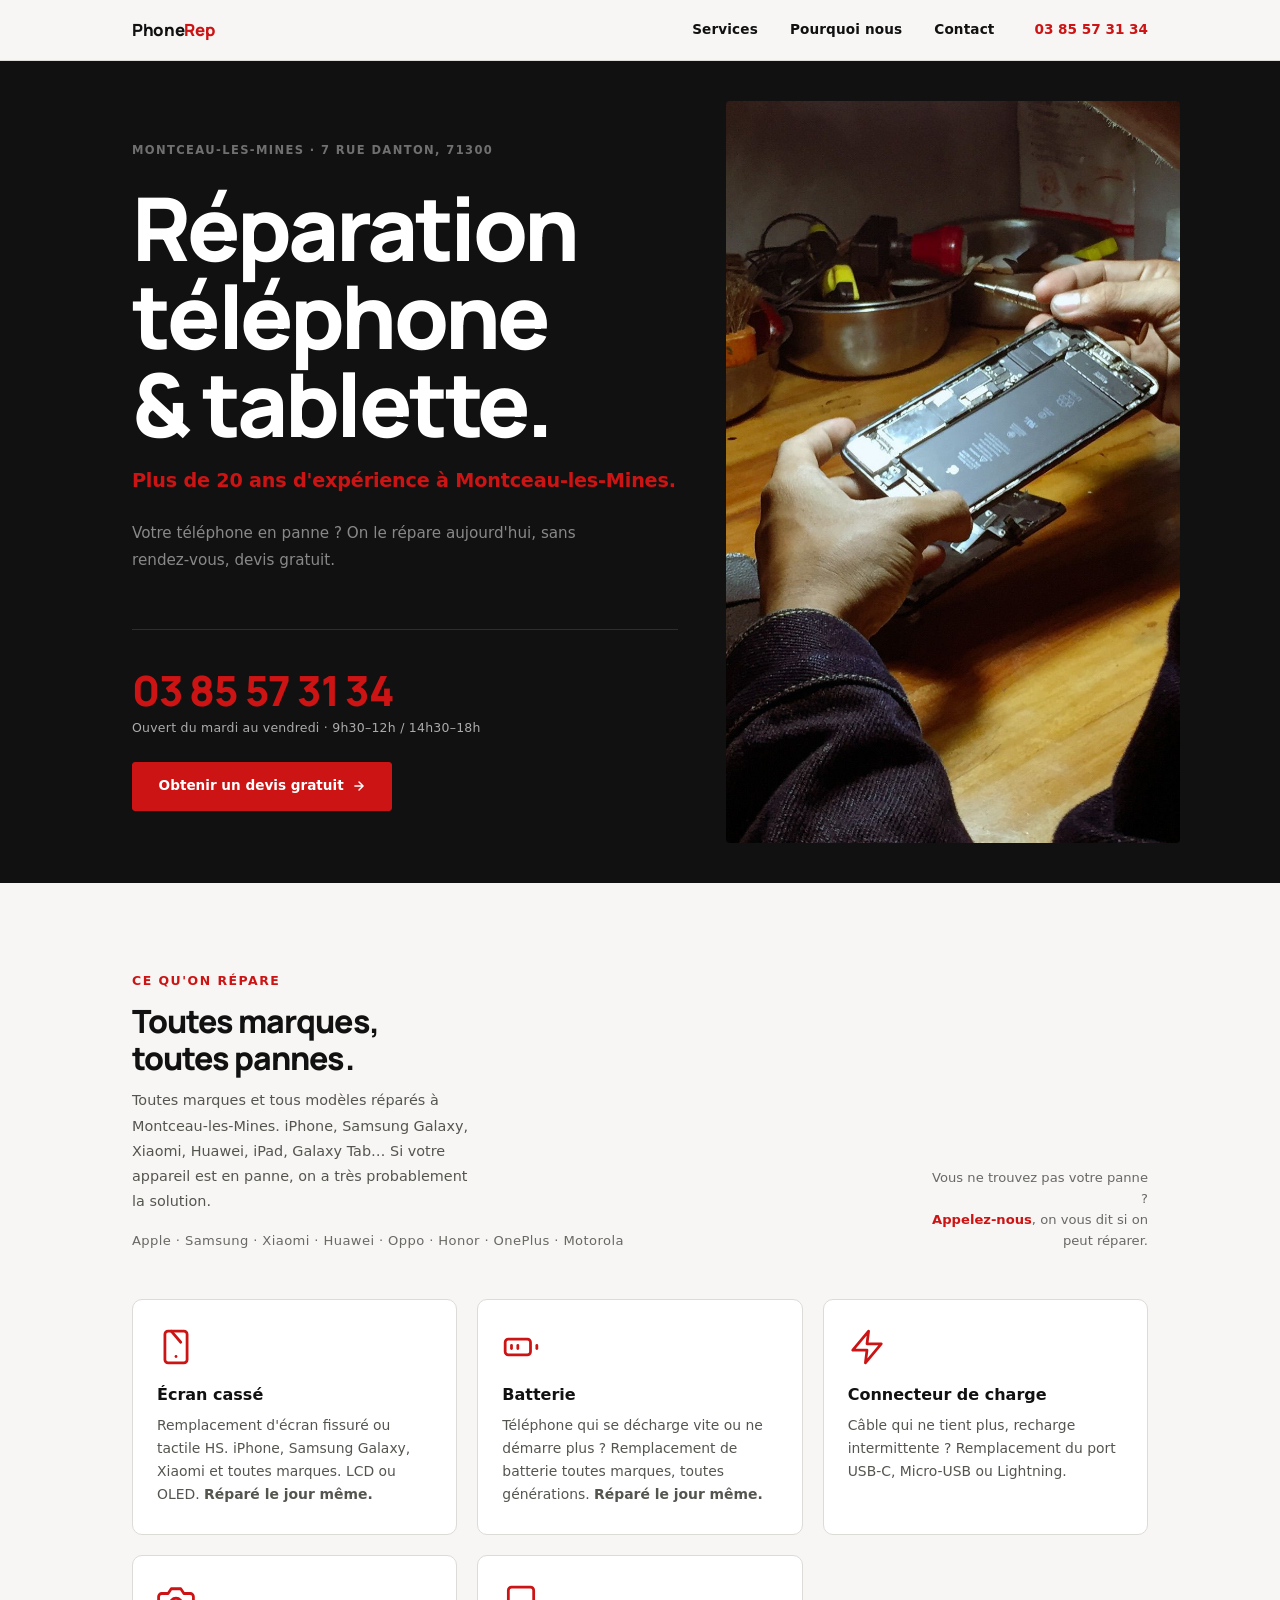
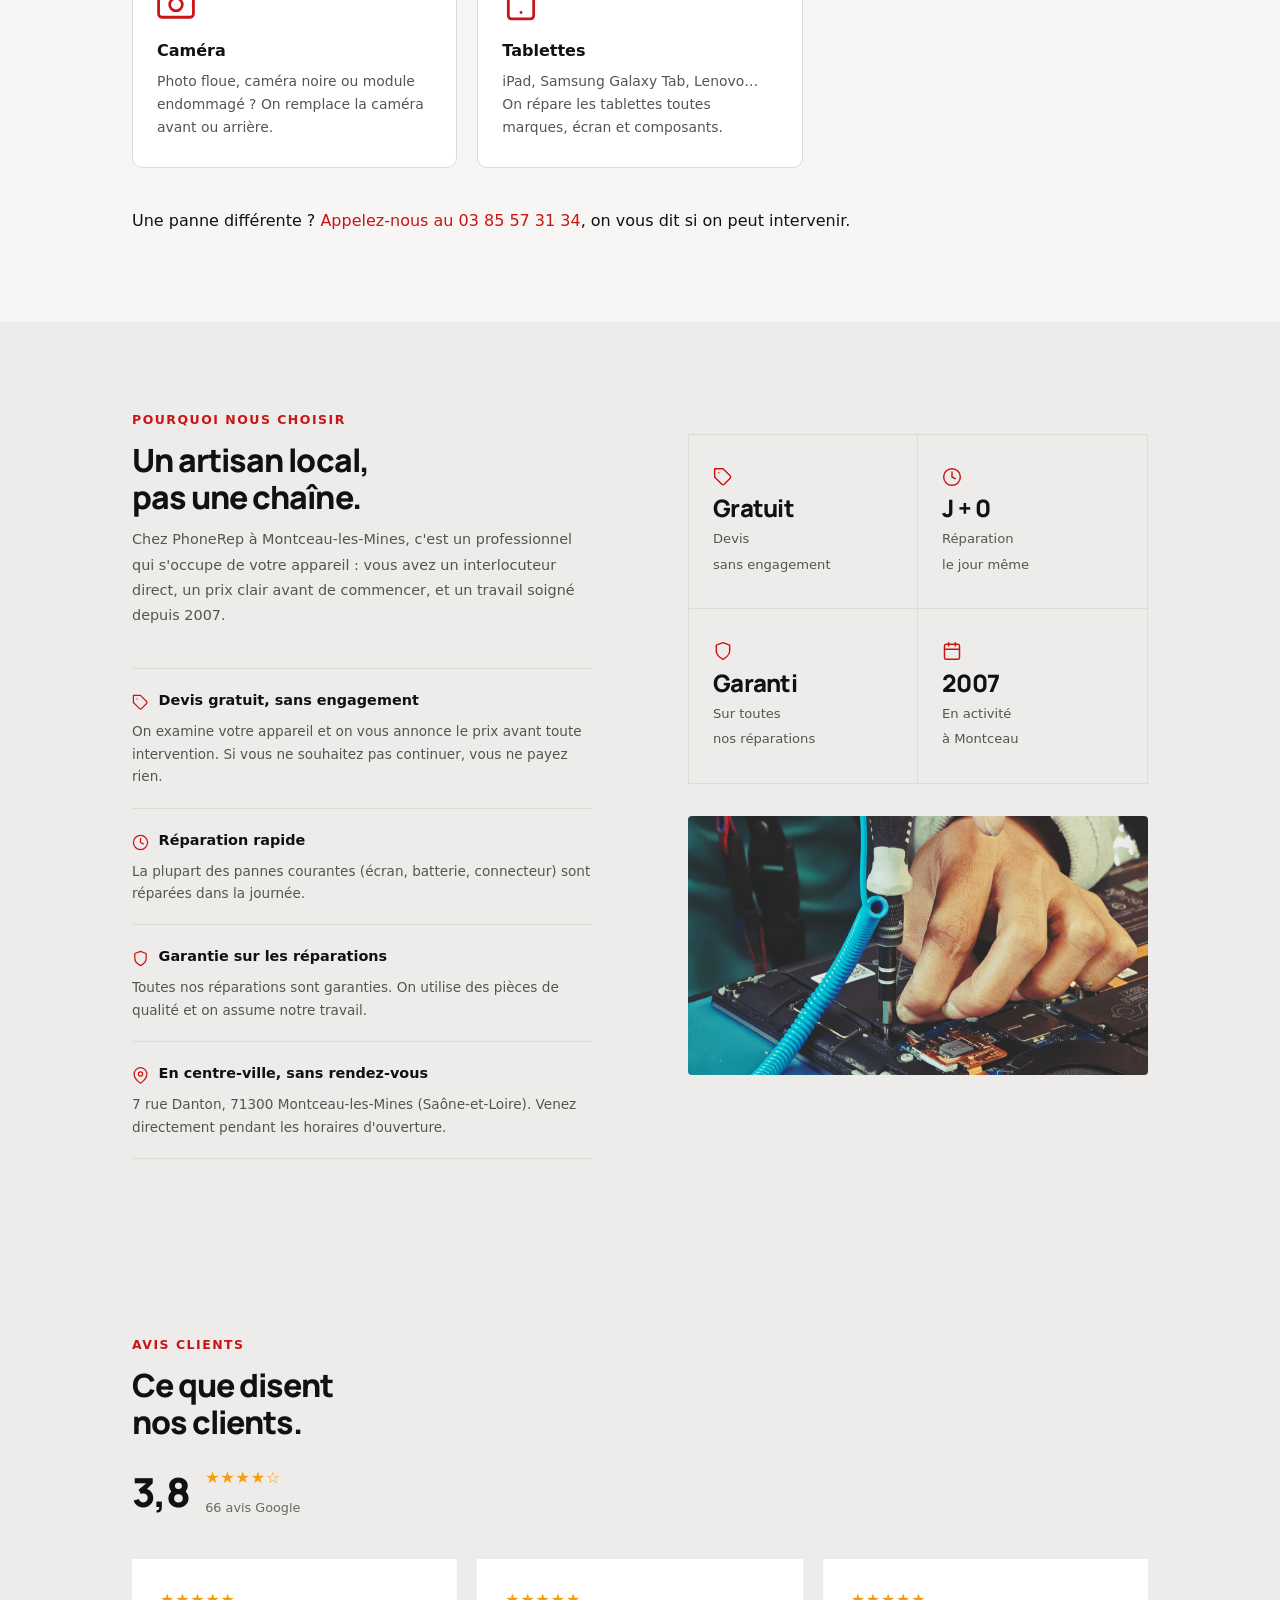
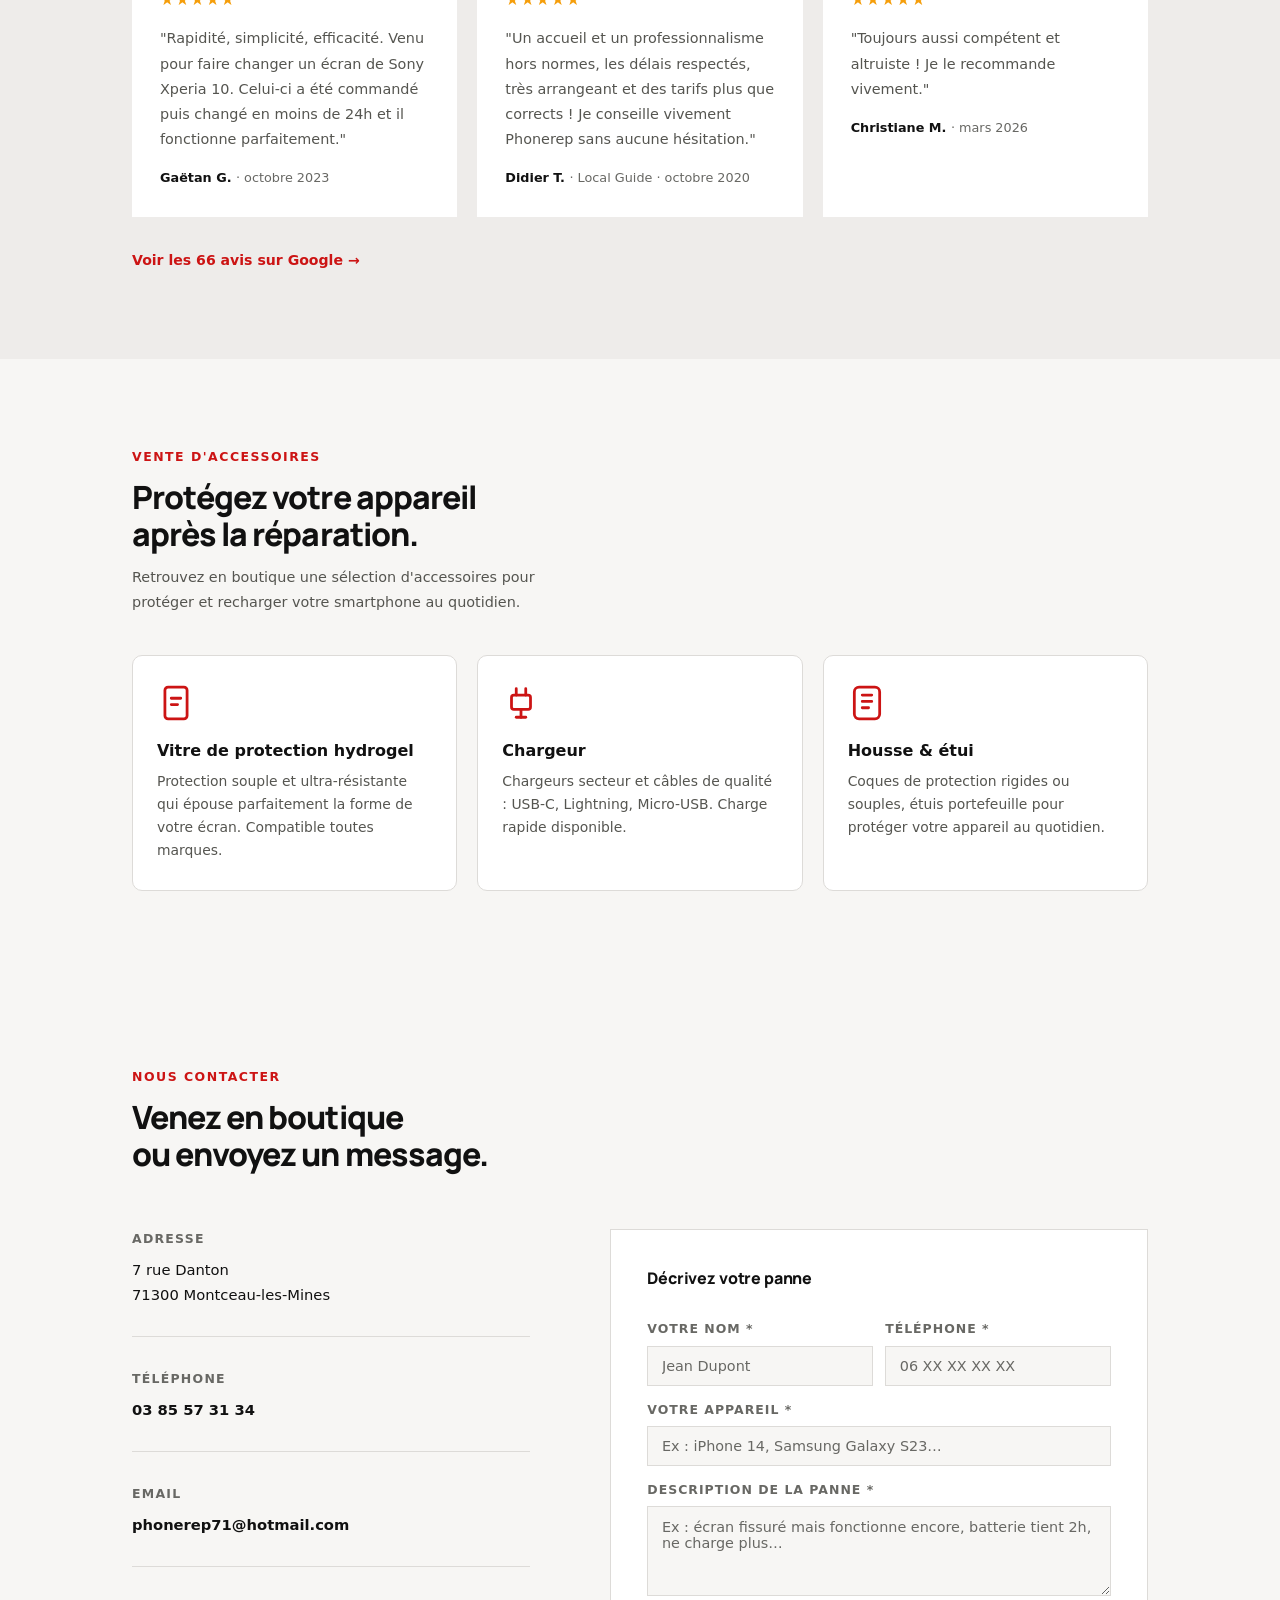
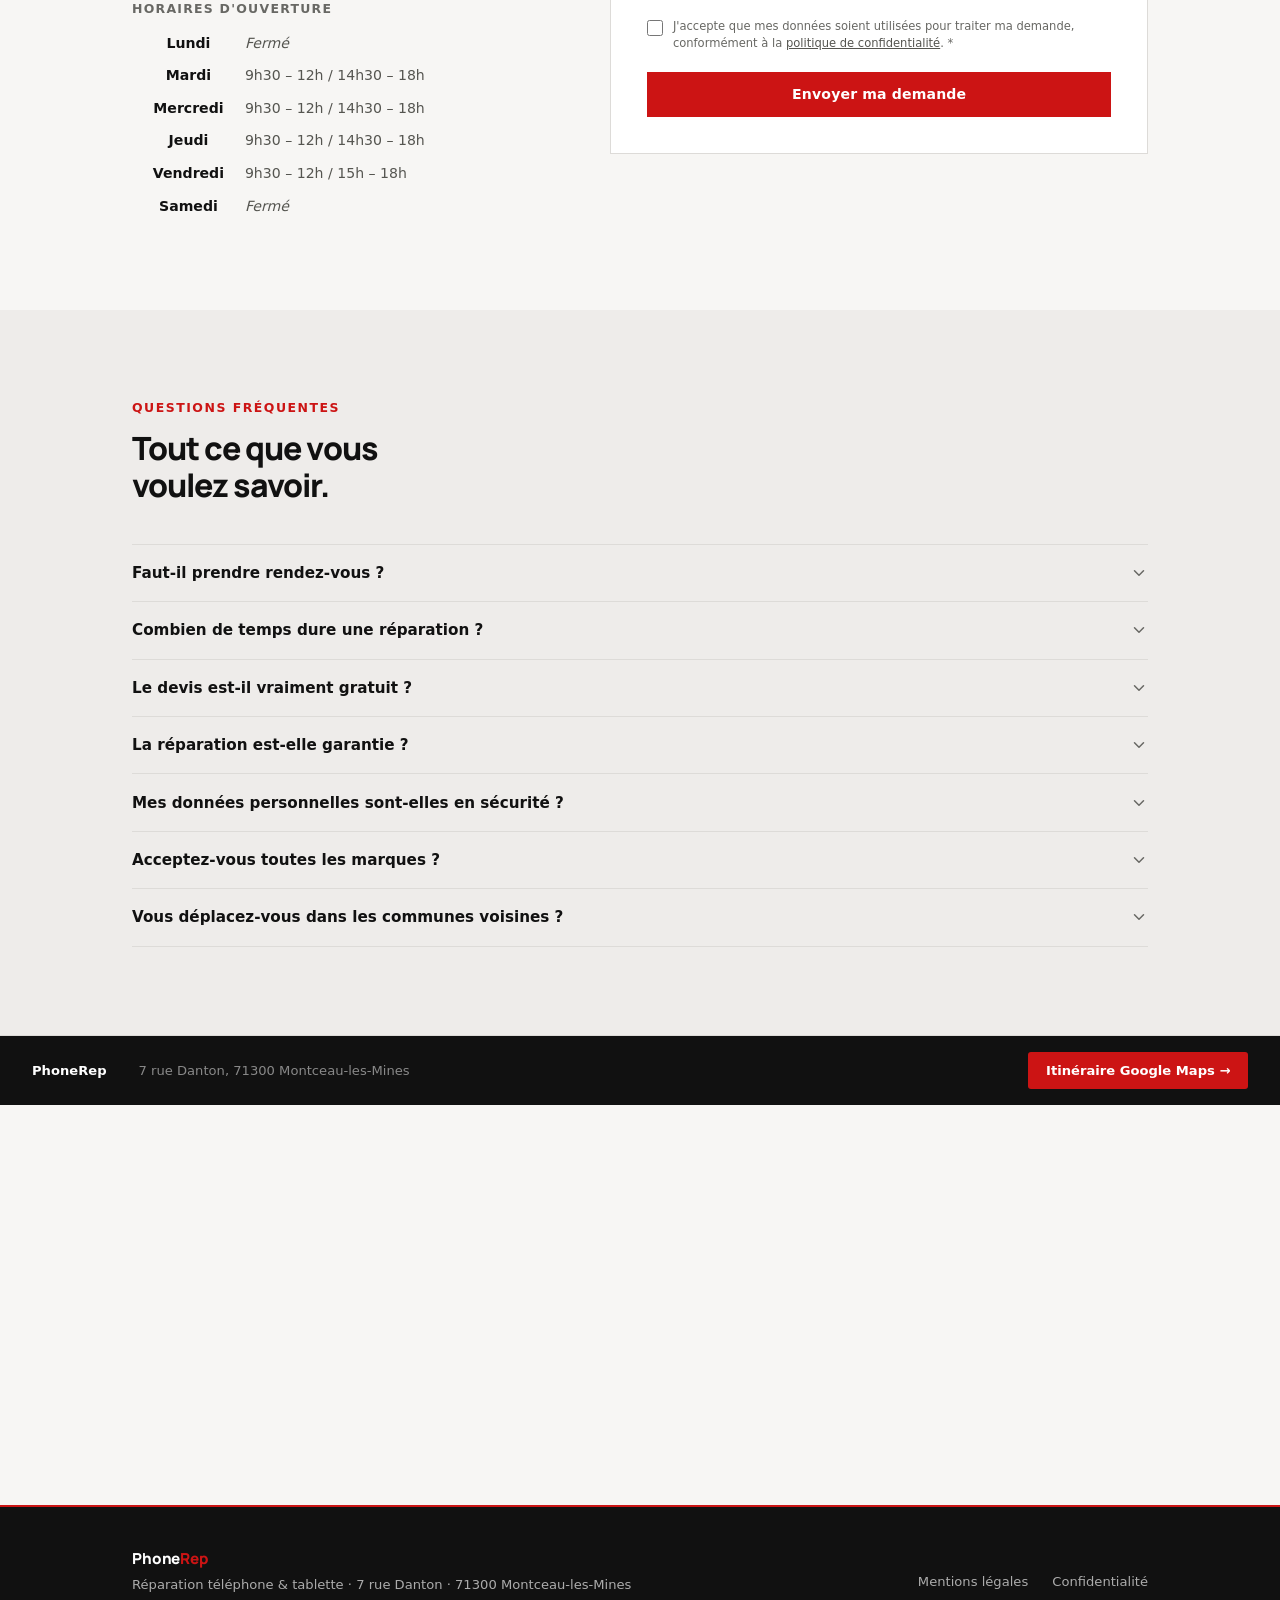
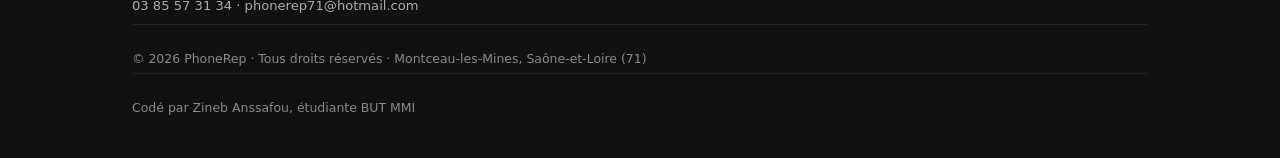
<file: index.html>
﻿<!DOCTYPE html>
<html lang="fr" prefix="og: https://ogp.me/ns#">
<head>
  <meta charset="UTF-8">
  <meta name="viewport" content="width=device-width, initial-scale=1.0">
  <title>PhoneRep – Réparation smartphone & tablette à Montceau-les-Mines (71300) | Depuis 2007</title>
  <meta name="description" content="Réparation smartphone et tablette à Montceau-les-Mines (71300). Écran cassé, batterie, connecteur USB-C, caméra : réparation le jour même, sans rendez-vous. Toutes marques : iPhone, Samsung, Xiaomi… Devis gratuit. 03 85 57 31 34.">
  <meta name="keywords" content="réparation téléphone Montceau-les-Mines, réparation smartphone 71300, écran cassé iPhone Samsung, réparation tablette, PhoneRep, réparateur mobile Saône-et-Loire">
  <meta name="robots" content="index, follow">
  <meta name="author" content="PhoneRep">
  <link rel="icon" type="image/x-icon" href="favicon.ico">
  <link rel="icon" type="image/png" sizes="32x32" href="favicon-32.png">
  <link rel="icon" type="image/svg+xml" href="images/favicon.svg">
  <link rel="canonical" href="https://phonerep.fr/">

  <meta property="og:type" content="website">
  <meta property="og:locale" content="fr_FR">
  <meta property="og:title" content="PhoneRep – Réparation smartphone & tablette | Montceau-les-Mines (71300)">
  <meta property="og:description" content="Réparation smartphone et tablette toutes marques à Montceau-les-Mines. Écran, batterie, connecteur, caméra. Réparation le jour même, sans rendez-vous. Devis gratuit. 03 85 57 31 34.">
  <meta property="og:url" content="https://phonerep.fr/">
  <meta property="og:site_name" content="PhoneRep">

  <script type="application/ld+json">
  {
    "@context": "https://schema.org",
    "@type": "LocalBusiness",
    "name": "PhoneRep",
    "description": "Réparation de smartphones et tablettes toutes marques à Montceau-les-Mines.",
    "url": "https://phonerep.fr/",
    "telephone": "+33385573134",
    "email": "phonerep71@hotmail.com",
    "address": {
      "@type": "PostalAddress",
      "streetAddress": "7 rue Danton",
      "addressLocality": "Montceau-les-Mines",
      "postalCode": "71300",
      "addressCountry": "FR"
    },
    "geo": { "@type": "GeoCoordinates", "latitude": 46.6667, "longitude": 4.3667 },
    "openingHoursSpecification": [
      { "@type": "OpeningHoursSpecification", "dayOfWeek": ["Tuesday","Wednesday","Thursday","Friday"], "opens": "09:30", "closes": "12:00" },
      { "@type": "OpeningHoursSpecification", "dayOfWeek": ["Tuesday","Wednesday","Thursday","Friday"], "opens": "14:30", "closes": "18:00" }
    ],
    "priceRange": "€"
  }
  </script>

  <link rel="preconnect" href="https://fonts.bunny.net">
  <link href="https://fonts.bunny.net/css?family=manrope:400,600,700,800&display=swap" rel="stylesheet">
  <link rel="stylesheet" href="css/style.css">
</head>
<body>

<!-- NAV -->
<header class="nav" id="top">
  <div class="container nav__inner">
    <a href="#top" class="nav__logo" aria-label="PhoneRep">
      Phone<span class="dot">Rep</span>
    </a>
    <nav class="nav__links" aria-label="Navigation principale">
      <a href="#services">Services</a>
      <a href="#pourquoi">Pourquoi nous</a>
      <a href="#contact">Contact</a>
    </nav>
    <a href="tel:+33385573134" class="nav__tel" aria-label="Appeler PhoneRep au 03 85 57 31 34">03 85 57 31 34</a>
    <button class="nav__burger" id="burger" aria-label="Menu" aria-expanded="false">
      <span></span><span></span><span></span>
    </button>
  </div>
  <nav class="nav__drawer" aria-label="Menu mobile">
    <a href="#services">Services</a>
    <a href="#pourquoi">Pourquoi nous</a>
    <a href="#contact">Contact & horaires</a>
    <a href="tel:+33385573134" style="color: var(--accent); font-weight:800;" aria-label="Appeler PhoneRep depuis le menu mobile">03 85 57 31 34</a>
  </nav>
</header>

<main id="main-content">

<!-- HERO -->
<section class="hero" id="accueil" aria-labelledby="hero-title">
  <div class="hero__split">
    <div class="hero__content">
      <span class="hero__eyebrow">Montceau-les-Mines · 7 rue Danton, 71300</span>
      <h1 class="hero__title" id="hero-title">
        Réparation<br>
        téléphone<br>
        &amp; tablette.
      </h1>
      <p class="hero__since"><strong>Plus de 20 ans d'expérience à Montceau-les-Mines.</strong></p>
      <p class="hero__sub">
        Votre téléphone en panne ? On le répare aujourd'hui, sans rendez-vous, devis gratuit.
      </p>
<div class="hero__divider" role="separator"></div>
      <div class="hero__bottom">
        <div class="hero__phone-block">
          <a href="tel:+33385573134" class="hero__phone-num" aria-label="Appeler PhoneRep au 03 85 57 31 34">
            03 85 57 31 34
          </a>
          <span class="hero__phone-meta">Ouvert du mardi au vendredi · 9h30–12h / 14h30–18h</span>
        </div>
        <a href="#contact" class="hero__cta hero__cta--red">
          Obtenir un devis gratuit
          <svg width="14" height="14" viewBox="0 0 24 24" fill="none" stroke="currentColor" stroke-width="2.5" stroke-linecap="round" stroke-linejoin="round" aria-hidden="true"><path d="M5 12h14M12 5l7 7-7 7"/></svg>
        </a>
      </div>
    </div>
    <div class="hero__image-wrap" aria-hidden="true">
      <img src="images/reparateur.jpg" alt="Réparateur travaillant sur un téléphone ouvert dans l'atelier PhoneRep" class="hero__image" loading="eager">
    </div>
  </div>
</section>

<!-- SERVICES -->
<section class="section" id="services" aria-labelledby="services-title">
  <div class="container">
    <div class="services-header">
      <div>
        <span class="eyebrow">Ce qu'on répare</span>
        <h2 class="s-title" id="services-title">Toutes marques,<br>toutes pannes.</h2>
        <p class="s-desc">Toutes marques et tous modèles réparés à Montceau-les-Mines. iPhone, Samsung Galaxy, Xiaomi, Huawei, iPad, Galaxy Tab… Si votre appareil est en panne, on a très probablement la solution.</p>
        <p class="brands-line">Apple · Samsung · Xiaomi · Huawei · Oppo · Honor · OnePlus · Motorola</p>
      </div>
      <p class="service-note">
        Vous ne trouvez pas votre panne ?<br>
        <a href="tel:+33385573134" aria-label="Appeler PhoneRep pour toute question">Appelez-nous</a>, on vous dit si on peut réparer.
      </p>
    </div>

    <div class="services-cards">

      <div class="service-card">
        <svg class="service-card__icon" viewBox="0 0 24 24" fill="none" stroke="currentColor" stroke-width="1.75" stroke-linecap="round" stroke-linejoin="round" aria-hidden="true"><rect x="5" y="2" width="14" height="20" rx="2"/><line x1="12" y1="18" x2="12.01" y2="18"/><path d="M9 2l6 7"/></svg>
        <h3>Écran cassé</h3>
        <p>Remplacement d'écran fissuré ou tactile HS. iPhone, Samsung Galaxy, Xiaomi et toutes marques. LCD ou OLED. <strong>Réparé le jour même.</strong></p>
      </div>

      <div class="service-card">
        <svg class="service-card__icon" viewBox="0 0 24 24" fill="none" stroke="currentColor" stroke-width="1.75" stroke-linecap="round" stroke-linejoin="round" aria-hidden="true"><rect x="2" y="7" width="16" height="10" rx="2"/><path d="M22 11v2"/><path d="M6 11v2"/><path d="M10 11v2"/></svg>
        <h3>Batterie</h3>
        <p>Téléphone qui se décharge vite ou ne démarre plus ? Remplacement de batterie toutes marques, toutes générations. <strong>Réparé le jour même.</strong></p>
      </div>

      <div class="service-card">
        <svg class="service-card__icon" viewBox="0 0 24 24" fill="none" stroke="currentColor" stroke-width="1.75" stroke-linecap="round" stroke-linejoin="round" aria-hidden="true"><polygon points="13 2 3 14 12 14 11 22 21 10 12 10 13 2"/></svg>
        <h3>Connecteur de charge</h3>
        <p>Câble qui ne tient plus, recharge intermittente ? Remplacement du port USB-C, Micro-USB ou Lightning.</p>
      </div>

      <div class="service-card">
        <svg class="service-card__icon" viewBox="0 0 24 24" fill="none" stroke="currentColor" stroke-width="1.75" stroke-linecap="round" stroke-linejoin="round" aria-hidden="true"><path d="M23 19a2 2 0 0 1-2 2H3a2 2 0 0 1-2-2V8a2 2 0 0 1 2-2h4l2-3h6l2 3h4a2 2 0 0 1 2 2z"/><circle cx="12" cy="13" r="4"/></svg>
        <h3>Caméra</h3>
        <p>Photo floue, caméra noire ou module endommagé ? On remplace la caméra avant ou arrière.</p>
      </div>

      <div class="service-card">
        <svg class="service-card__icon" viewBox="0 0 24 24" fill="none" stroke="currentColor" stroke-width="1.75" stroke-linecap="round" stroke-linejoin="round" aria-hidden="true"><rect x="4" y="2" width="16" height="20" rx="2"/><line x1="12" y1="18" x2="12.01" y2="18"/></svg>
        <h3>Tablettes</h3>
        <p>iPad, Samsung Galaxy Tab, Lenovo… On répare les tablettes toutes marques, écran et composants.</p>
      </div>

    </div>

    <p class="services__cta">
      Une panne différente ? <a href="tel:+33385573134" aria-label="Appeler PhoneRep pour toute panne">Appelez-nous au 03 85 57 31 34</a>, on vous dit si on peut intervenir.
    </p>
  </div>
</section>

<!-- POURQUOI -->
<section class="section section--alt" id="pourquoi" aria-labelledby="pourquoi-title">
  <div class="container">
    <div class="why__layout">
      <div>
        <span class="eyebrow">Pourquoi nous choisir</span>
        <h2 class="s-title" id="pourquoi-title">Un artisan local,<br>pas une chaîne.</h2>
        <p class="s-desc">Chez PhoneRep à Montceau-les-Mines, c'est un professionnel qui s'occupe de votre appareil : vous avez un interlocuteur direct, un prix clair avant de commencer, et un travail soigné depuis 2007.</p>

        <div class="why__points">
          <div class="why__point">
            <div class="why-point__head">
              <svg class="why-icon" viewBox="0 0 24 24" fill="none" stroke="currentColor" stroke-width="1.75" stroke-linecap="round" stroke-linejoin="round" aria-hidden="true"><path d="M20.59 13.41l-7.17 7.17a2 2 0 0 1-2.83 0L2 12V2h10l8.59 8.59a2 2 0 0 1 0 2.82z"/><line x1="7" y1="7" x2="7.01" y2="7"/></svg>
              <h3>Devis gratuit, sans engagement</h3>
            </div>
            <p>On examine votre appareil et on vous annonce le prix avant toute intervention. Si vous ne souhaitez pas continuer, vous ne payez rien.</p>
          </div>
          <div class="why__point">
            <div class="why-point__head">
              <svg class="why-icon" viewBox="0 0 24 24" fill="none" stroke="currentColor" stroke-width="1.75" stroke-linecap="round" stroke-linejoin="round" aria-hidden="true"><circle cx="12" cy="12" r="10"/><polyline points="12 6 12 12 16 14"/></svg>
              <h3>Réparation rapide</h3>
            </div>
            <p>La plupart des pannes courantes (écran, batterie, connecteur) sont réparées dans la journée.</p>
          </div>
          <div class="why__point">
            <div class="why-point__head">
              <svg class="why-icon" viewBox="0 0 24 24" fill="none" stroke="currentColor" stroke-width="1.75" stroke-linecap="round" stroke-linejoin="round" aria-hidden="true"><path d="M12 22s8-4 8-10V5l-8-3-8 3v7c0 6 8 10 8 10z"/></svg>
              <h3>Garantie sur les réparations</h3>
            </div>
            <p>Toutes nos réparations sont garanties. On utilise des pièces de qualité et on assume notre travail.</p>
          </div>
          <div class="why__point">
            <div class="why-point__head">
              <svg class="why-icon" viewBox="0 0 24 24" fill="none" stroke="currentColor" stroke-width="1.75" stroke-linecap="round" stroke-linejoin="round" aria-hidden="true"><path d="M21 10c0 7-9 13-9 13s-9-6-9-13a9 9 0 0 1 18 0z"/><circle cx="12" cy="10" r="3"/></svg>
              <h3>En centre-ville, sans rendez-vous</h3>
            </div>
            <p>7 rue Danton, 71300 Montceau-les-Mines (Saône-et-Loire). Venez directement pendant les horaires d'ouverture.</p>
          </div>
        </div>
      </div>

      <div class="why__right">
        <div class="stats" aria-label="Chiffres clés">
          <div class="stat">
            <svg class="stat-icon" viewBox="0 0 24 24" fill="none" stroke="currentColor" stroke-width="1.75" stroke-linecap="round" stroke-linejoin="round" aria-hidden="true"><path d="M20.59 13.41l-7.17 7.17a2 2 0 0 1-2.83 0L2 12V2h10l8.59 8.59a2 2 0 0 1 0 2.82z"/><line x1="7" y1="7" x2="7.01" y2="7"/></svg>
            <span class="stat__val">Gratuit</span>
            <span class="stat__lbl">Devis<br>sans engagement</span>
          </div>
          <div class="stat">
            <svg class="stat-icon" viewBox="0 0 24 24" fill="none" stroke="currentColor" stroke-width="1.75" stroke-linecap="round" stroke-linejoin="round" aria-hidden="true"><circle cx="12" cy="12" r="10"/><polyline points="12 6 12 12 16 14"/></svg>
            <span class="stat__val">J + 0</span>
            <span class="stat__lbl">Réparation<br>le jour même</span>
          </div>
          <div class="stat">
            <svg class="stat-icon" viewBox="0 0 24 24" fill="none" stroke="currentColor" stroke-width="1.75" stroke-linecap="round" stroke-linejoin="round" aria-hidden="true"><path d="M12 22s8-4 8-10V5l-8-3-8 3v7c0 6 8 10 8 10z"/></svg>
            <span class="stat__val">Garanti</span>
            <span class="stat__lbl">Sur toutes<br>nos réparations</span>
          </div>
          <div class="stat">
            <svg class="stat-icon" viewBox="0 0 24 24" fill="none" stroke="currentColor" stroke-width="1.75" stroke-linecap="round" stroke-linejoin="round" aria-hidden="true"><rect x="3" y="4" width="18" height="18" rx="2"/><line x1="16" y1="2" x2="16" y2="6"/><line x1="8" y1="2" x2="8" y2="6"/><line x1="3" y1="10" x2="21" y2="10"/></svg>
            <span class="stat__val">2007</span>
            <span class="stat__lbl">En activité<br>à Montceau</span>
          </div>
        </div>
        <img src="images/atelier.jpg" alt="Technicien en train de réparer un appareil électronique à l'atelier PhoneRep" class="why__photo" loading="lazy">
      </div>
    </div>
  </div>
</section>

<!-- AVIS -->
<section class="section section--alt" id="avis" aria-labelledby="avis-title">
  <div class="container">
    <span class="eyebrow">Avis clients</span>
    <h2 class="s-title" id="avis-title">Ce que disent<br>nos clients.</h2>
    <div class="avis-rating">
      <span class="avis-rating__note">3,8</span>
      <div>
        <span class="avis-stars" aria-label="3,8 étoiles sur 5">★★★★☆</span>
        <span class="avis-rating__count">66 avis Google</span>
      </div>
    </div>
    <div class="avis-grid">
      <div class="avis-card">
        <div class="avis-stars" aria-label="5 étoiles sur 5">★★★★★</div>
        <blockquote class="avis-text">"Rapidité, simplicité, efficacité. Venu pour faire changer un écran de Sony Xperia 10. Celui-ci a été commandé puis changé en moins de 24h et il fonctionne parfaitement."</blockquote>
        <cite class="avis-name">Gaëtan G. <span>· octobre 2023</span></cite>
      </div>
      <div class="avis-card">
        <div class="avis-stars" aria-label="5 étoiles sur 5">★★★★★</div>
        <blockquote class="avis-text">"Un accueil et un professionnalisme hors normes, les délais respectés, très arrangeant et des tarifs plus que corrects ! Je conseille vivement Phonerep sans aucune hésitation."</blockquote>
        <cite class="avis-name">Didier T. <span>· Local Guide · octobre 2020</span></cite>
      </div>
      <div class="avis-card">
        <div class="avis-stars" aria-label="5 étoiles sur 5">★★★★★</div>
        <blockquote class="avis-text">"Toujours aussi compétent et altruiste ! Je le recommande vivement."</blockquote>
        <cite class="avis-name">Christiane M. <span>· mars 2026</span></cite>
      </div>
    </div>
    <p class="avis-cta-google">
      <a href="https://www.google.com/maps/search/Phonerep+Montceau-les-Mines" target="_blank" rel="noopener noreferrer">Voir les 66 avis sur Google →</a>
    </p>
  </div>
</section>

<!-- ACCESSOIRES -->
<section class="section" id="accessoires" aria-labelledby="access-title">
  <div class="container">
    <span class="eyebrow">Vente d'accessoires</span>
    <h2 class="s-title" id="access-title">Protégez votre appareil<br>après la réparation.</h2>
    <p class="s-desc">Retrouvez en boutique une sélection d'accessoires pour protéger et recharger votre smartphone au quotidien.</p>

    <div class="services-cards" style="margin-top: 2.5rem;">

      <div class="service-card">
        <svg class="service-card__icon" viewBox="0 0 24 24" fill="none" stroke="currentColor" stroke-width="1.75" stroke-linecap="round" stroke-linejoin="round" aria-hidden="true"><rect x="5" y="2" width="14" height="20" rx="2"/><path d="M9 9h6M9 13h4"/></svg>
        <h3>Vitre de protection hydrogel</h3>
        <p>Protection souple et ultra-résistante qui épouse parfaitement la forme de votre écran. Compatible toutes marques.</p>
      </div>

      <div class="service-card">
        <svg class="service-card__icon" viewBox="0 0 24 24" fill="none" stroke="currentColor" stroke-width="1.75" stroke-linecap="round" stroke-linejoin="round" aria-hidden="true"><rect x="6" y="7" width="12" height="9" rx="1.5"/><line x1="9" y1="3" x2="9" y2="7"/><line x1="15" y1="3" x2="15" y2="7"/><line x1="12" y1="16" x2="12" y2="21"/><line x1="9" y1="21" x2="15" y2="21"/></svg>
        <h3>Chargeur</h3>
        <p>Chargeurs secteur et câbles de qualité : USB-C, Lightning, Micro-USB. Charge rapide disponible.</p>
      </div>

      <div class="service-card">
        <svg class="service-card__icon" viewBox="0 0 24 24" fill="none" stroke="currentColor" stroke-width="1.75" stroke-linecap="round" stroke-linejoin="round" aria-hidden="true"><rect x="4" y="2" width="16" height="20" rx="3"/><path d="M9 7h6M9 11h6M9 15h4"/></svg>
        <h3>Housse &amp; étui</h3>
        <p>Coques de protection rigides ou souples, étuis portefeuille pour protéger votre appareil au quotidien.</p>
      </div>

    </div>
  </div>
</section>

<!-- CONTACT -->
<section class="section" id="contact" aria-labelledby="contact-title">
  <div class="container">
    <span class="eyebrow">Nous contacter</span>
    <h2 class="s-title" id="contact-title">Venez en boutique<br>ou envoyez un message.</h2>

    <div class="contact__layout">
      <div class="contact__infos">
        <div class="info-block">
          <span class="info-block__lbl">Adresse</span>
          <address class="info-block__val">
            7 rue Danton<br>71300 Montceau-les-Mines
          </address>
        </div>
        <div class="info-block">
          <span class="info-block__lbl">Téléphone</span>
          <p class="info-block__val">
            <a href="tel:+33385573134" aria-label="Appeler PhoneRep au 03 85 57 31 34 depuis la section contact">03 85 57 31 34</a>
          </p>
        </div>
        <div class="info-block">
          <span class="info-block__lbl">Email</span>
          <p class="info-block__val">
            <a href="mailto:phonerep71@hotmail.com">phonerep71@hotmail.com</a>
          </p>
        </div>
        <div class="info-block">
          <span class="info-block__lbl">Horaires d'ouverture</span>
          <div class="info-block__val">
            <table class="sched">
              <caption class="sr-only">Horaires d'ouverture de PhoneRep</caption>
              <tbody>
                <tr><th scope="row">Lundi</th><td class="closed">Fermé</td></tr>
                <tr><th scope="row">Mardi</th><td>9h30 – 12h / 14h30 – 18h</td></tr>
                <tr><th scope="row">Mercredi</th><td>9h30 – 12h / 14h30 – 18h</td></tr>
                <tr><th scope="row">Jeudi</th><td>9h30 – 12h / 14h30 – 18h</td></tr>
                <tr><th scope="row">Vendredi</th><td>9h30 – 12h / 15h – 18h</td></tr>
                <tr><th scope="row">Samedi</th><td class="closed">Fermé</td></tr>
              </tbody>
            </table>
          </div>
        </div>
      </div>

      <div class="form-box">
        <h3>Décrivez votre panne</h3>
        <form id="contact-form" novalidate>
          <div class="form-row">
            <div class="form-group">
              <label for="nom">Votre nom *</label>
              <input type="text" id="nom" name="nom" required placeholder="Jean Dupont">
            </div>
            <div class="form-group">
              <label for="tel">Téléphone *</label>
              <input type="tel" id="tel" name="tel" required placeholder="06 XX XX XX XX">
            </div>
          </div>
          <div class="form-group">
            <label for="appareil">Votre appareil *</label>
            <input type="text" id="appareil" name="appareil" required placeholder="Ex : iPhone 14, Samsung Galaxy S23…">
          </div>
          <div class="form-group">
            <label for="panne">Description de la panne *</label>
            <textarea id="panne" name="panne" rows="4" required placeholder="Ex : écran fissuré mais fonctionne encore, batterie tient 2h, ne charge plus…"></textarea>
          </div>
          <div class="form-rgpd">
            <input type="checkbox" id="rgpd" name="rgpd" required>
            <label for="rgpd">J'accepte que mes données soient utilisées pour traiter ma demande, conformément à la <a href="politique-confidentialite.html">politique de confidentialité</a>. *</label>
          </div>
          <button type="submit" class="btn-submit">Envoyer ma demande</button>
        </form>
      </div>
    </div>
  </div>
</section>

<!-- FAQ -->
<section class="section section--alt" id="faq" aria-labelledby="faq-title">
  <div class="container">
    <span class="eyebrow">Questions fréquentes</span>
    <h2 class="s-title" id="faq-title">Tout ce que vous<br>voulez savoir.</h2>
    <div class="faq" role="list">

      <div class="faq-item" role="listitem">
        <button class="faq-trigger" aria-expanded="false">Faut-il prendre rendez-vous ?<svg class="faq-arrow" viewBox="0 0 24 24" fill="none" stroke="currentColor" stroke-width="2" stroke-linecap="round" stroke-linejoin="round" aria-hidden="true"><polyline points="6 9 12 15 18 9"/></svg></button>
        <div class="faq-answer">Non, vous pouvez venir directement en boutique du mardi au vendredi. Pas de rendez-vous nécessaire.</div>
      </div>

      <div class="faq-item" role="listitem">
        <button class="faq-trigger" aria-expanded="false">Combien de temps dure une réparation ?<svg class="faq-arrow" viewBox="0 0 24 24" fill="none" stroke="currentColor" stroke-width="2" stroke-linecap="round" stroke-linejoin="round" aria-hidden="true"><polyline points="6 9 12 15 18 9"/></svg></button>
        <div class="faq-answer">Le remplacement d'écran et la batterie sont réalisés le jour même, souvent en 30 à 60 minutes. Le connecteur de charge prend environ 1 heure. Certaines pannes plus complexes peuvent nécessiter un délai si la pièce n'est pas en stock.</div>
      </div>

      <div class="faq-item" role="listitem">
        <button class="faq-trigger" aria-expanded="false">Le devis est-il vraiment gratuit ?<svg class="faq-arrow" viewBox="0 0 24 24" fill="none" stroke="currentColor" stroke-width="2" stroke-linecap="round" stroke-linejoin="round" aria-hidden="true"><polyline points="6 9 12 15 18 9"/></svg></button>
        <div class="faq-answer">Oui, le diagnostic et le devis sont entièrement gratuits et sans engagement. Si vous décidez de ne pas faire réparer, vous ne payez rien.</div>
      </div>

      <div class="faq-item" role="listitem">
        <button class="faq-trigger" aria-expanded="false">La réparation est-elle garantie ?<svg class="faq-arrow" viewBox="0 0 24 24" fill="none" stroke="currentColor" stroke-width="2" stroke-linecap="round" stroke-linejoin="round" aria-hidden="true"><polyline points="6 9 12 15 18 9"/></svg></button>
        <div class="faq-answer">Oui. Toutes nos réparations sont garanties. Nous utilisons des pièces de qualité et assumons pleinement notre travail.</div>
      </div>

      <div class="faq-item" role="listitem">
        <button class="faq-trigger" aria-expanded="false">Mes données personnelles sont-elles en sécurité ?<svg class="faq-arrow" viewBox="0 0 24 24" fill="none" stroke="currentColor" stroke-width="2" stroke-linecap="round" stroke-linejoin="round" aria-hidden="true"><polyline points="6 9 12 15 18 9"/></svg></button>
        <div class="faq-answer">Nous intervenons uniquement sur les composants matériels. Vos données ne sont pas consultées. Nous vous conseillons de faire une sauvegarde avant tout dépôt d'appareil.</div>
      </div>

      <div class="faq-item" role="listitem">
        <button class="faq-trigger" aria-expanded="false">Acceptez-vous toutes les marques ?<svg class="faq-arrow" viewBox="0 0 24 24" fill="none" stroke="currentColor" stroke-width="2" stroke-linecap="round" stroke-linejoin="round" aria-hidden="true"><polyline points="6 9 12 15 18 9"/></svg></button>
        <div class="faq-answer">Oui : Apple, Samsung, Xiaomi, Huawei, Oppo, Honor, OnePlus, Motorola et bien d'autres. En cas de doute, appelez-nous au 03 85 57 31 34.</div>
      </div>

      <div class="faq-item" role="listitem">
        <button class="faq-trigger" aria-expanded="false">Vous déplacez-vous dans les communes voisines ?<svg class="faq-arrow" viewBox="0 0 24 24" fill="none" stroke="currentColor" stroke-width="2" stroke-linecap="round" stroke-linejoin="round" aria-hidden="true"><polyline points="6 9 12 15 18 9"/></svg></button>
        <div class="faq-answer">Notre atelier est basé à Montceau-les-Mines (71300). Nous n'effectuons pas de déplacement, mais nous accueillons les clients de toute la Saône-et-Loire : Blanzy, Sanvignes-les-Mines, Montchanin, Le Creusot, Chalon-sur-Saône et alentours.</div>
      </div>

    </div>
  </div>
</section>
</main>

<!-- MAP -->
<div class="map-wrap" aria-label="Carte de localisation">
  <div class="map-bar">
    <strong>PhoneRep</strong>
    <span>7 rue Danton, 71300 Montceau-les-Mines</span>
    <a href="https://www.google.com/maps/dir/?api=1&destination=7+rue+Danton+71300+Montceau-les-Mines" target="_blank" rel="noopener noreferrer">Itinéraire Google Maps →</a>
  </div>
  <iframe
    title="Localisation PhoneRep, 7 rue Danton, Montceau-les-Mines"
    src="https://maps.google.com/maps?q=Phonerep+Montceau-les-Mines&output=embed&hl=fr&z=17"
    allowfullscreen
    loading="lazy"
    referrerpolicy="no-referrer-when-downgrade">
  </iframe>
</div>

<!-- FOOTER -->
<footer class="footer">
  <div class="container">
    <div class="footer__inner">
      <div>
        <div class="footer__brand">Phone<span class="dot">Rep</span></div>
        <p class="footer__info">
          Réparation téléphone & tablette · 7 rue Danton · 71300 Montceau-les-Mines<br>
          03 85 57 31 34 · phonerep71@hotmail.com
        </p>
      </div>
      <nav class="footer__links" aria-label="Liens légaux">
        <a href="mentions-legales.html">Mentions légales</a>
        <a href="politique-confidentialite.html">Confidentialité</a>
      </nav>
    </div>
    <p class="footer__copy">© 2026 PhoneRep · Tous droits réservés · Montceau-les-Mines, Saône-et-Loire (71)</p>
    <p class="footer__copy" style="margin-top:.25rem;">Codé par Zineb Anssafou, étudiante BUT MMI</p>
  </div>
</footer>

<div class="sticky-call" aria-label="Contacter PhoneRep">
  <a href="tel:+33385573134" class="sticky-call__tel">
    <svg width="17" height="17" viewBox="0 0 24 24" fill="none" stroke="currentColor" stroke-width="2.5" stroke-linecap="round" stroke-linejoin="round" aria-hidden="true"><path d="M22 16.92v3a2 2 0 0 1-2.18 2 19.79 19.79 0 0 1-8.63-3.07A19.5 19.5 0 0 1 4.69 12a19.79 19.79 0 0 1-3.07-8.67A2 2 0 0 1 3.6 1.24h3a2 2 0 0 1 2 1.72 12.84 12.84 0 0 0 .7 2.81 2 2 0 0 1-.45 2.11L7.91 8.8a16 16 0 0 0 5.58 5.58l1.92-1.84a2 2 0 0 1 2.11-.45 12.84 12.84 0 0 0 2.81.7A2 2 0 0 1 22 14.92z"/></svg>
    <span>03 85 57 31 34</span>
  </a>
  <a href="#contact" class="sticky-call__cta">Devis gratuit</a>
</div>
<script src="js/main.js"></script>
</body>
</html>
</file>
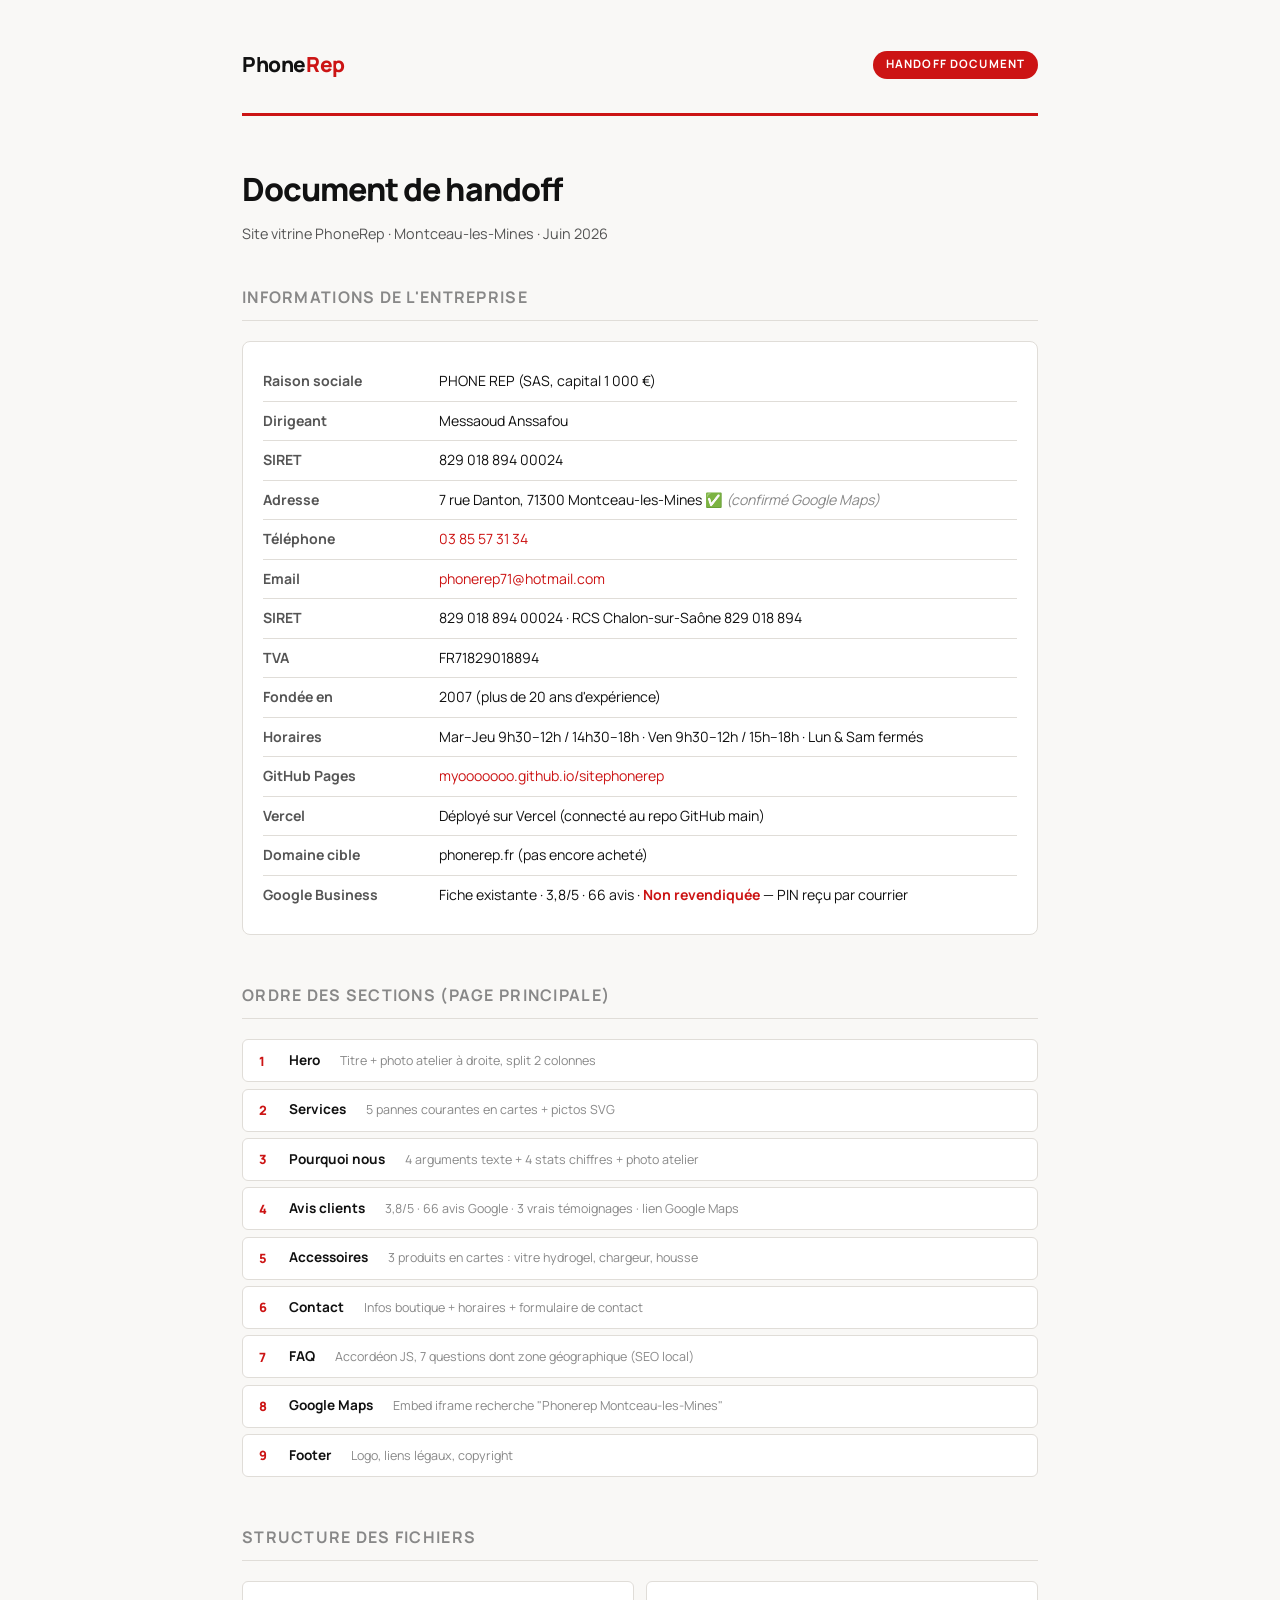
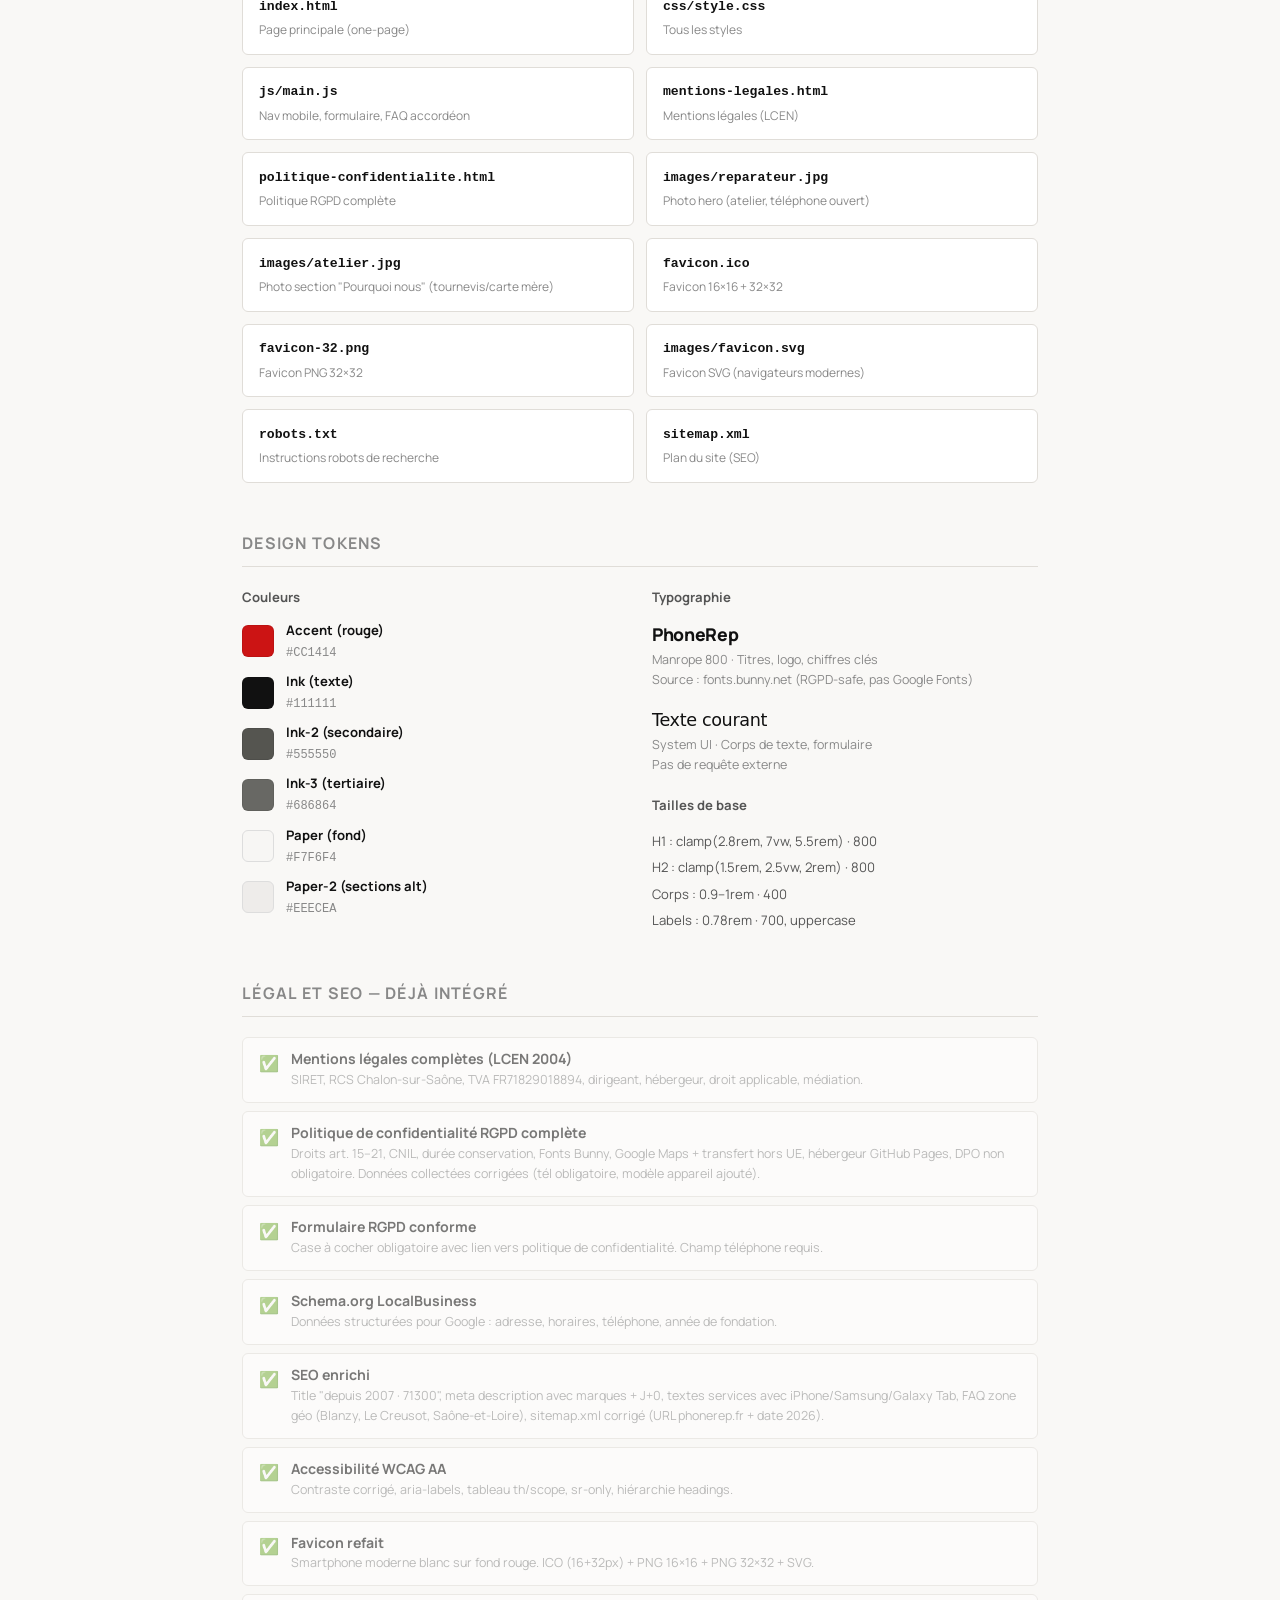
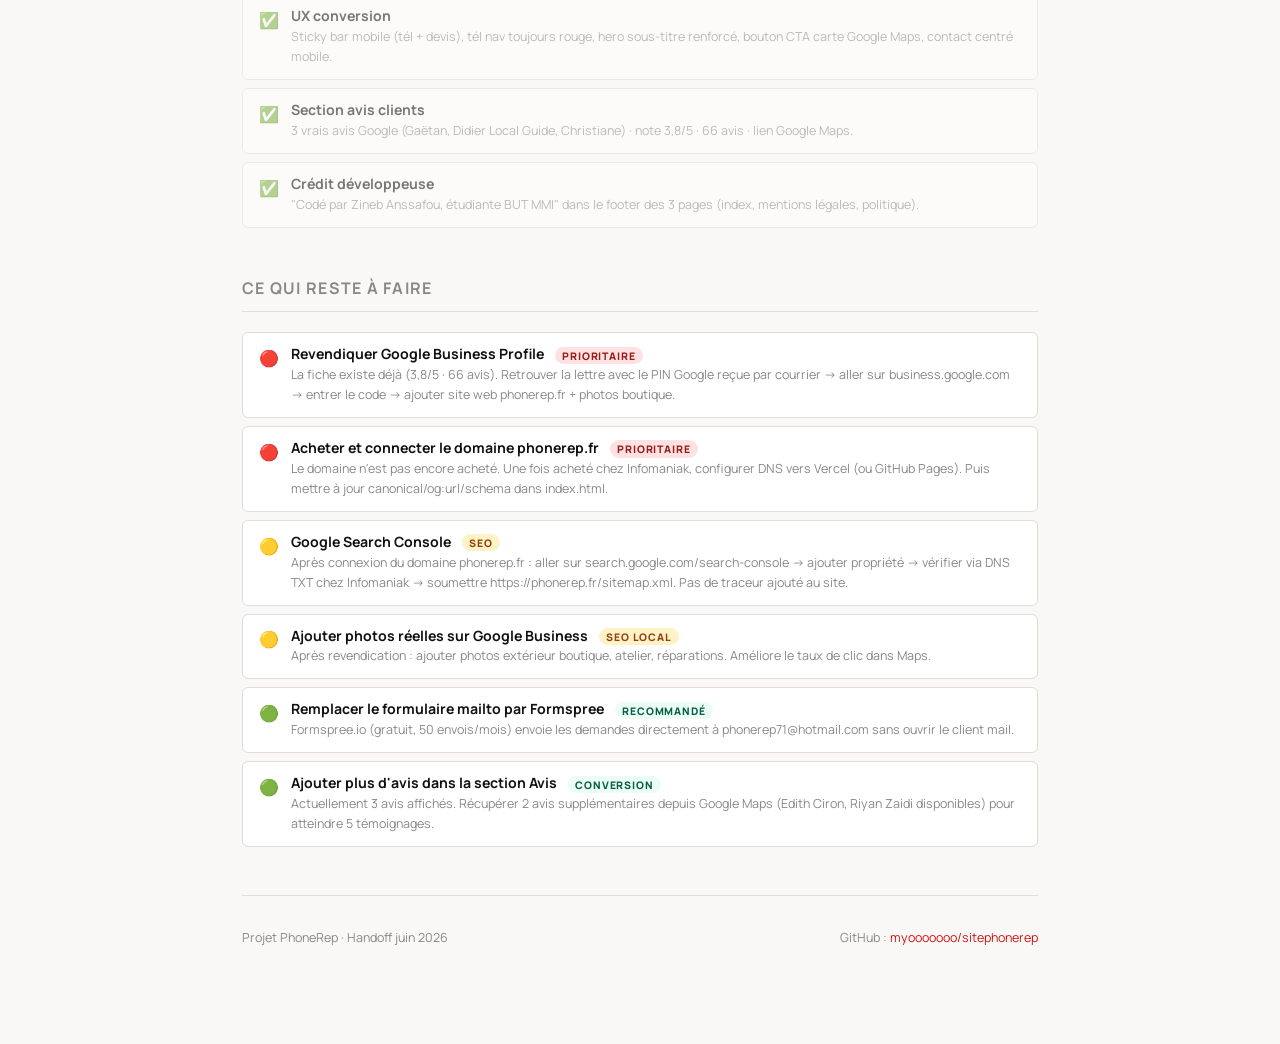
<file: handoff.html>
<!DOCTYPE html>
<html lang="fr">
<head>
  <meta charset="UTF-8">
  <meta name="viewport" content="width=device-width, initial-scale=1.0">
  <meta name="robots" content="noindex, nofollow">
  <title>Handoff - PhoneRep</title>
  <link rel="preconnect" href="https://fonts.bunny.net">
  <link href="https://fonts.bunny.net/css?family=manrope:400,600,700,800&display=swap" rel="stylesheet">
  <style>
    *, *::before, *::after { box-sizing: border-box; margin: 0; padding: 0; }
    :root {
      --red: #CC1414; --ink: #111; --ink-2: #555; --ink-3: #888;
      --bg: #F9F8F6; --white: #fff; --border: #E0DDD8;
      --font: 'Manrope', system-ui, sans-serif;
    }
    body { font-family: var(--font); background: var(--bg); color: var(--ink); font-size: 15px; line-height: 1.6; }
    a { color: var(--red); text-decoration: none; }
    a:hover { text-decoration: underline; }
    .page { max-width: 860px; margin: 0 auto; padding: 3rem 2rem 6rem; }
    .hd-top { display: flex; align-items: center; justify-content: space-between; flex-wrap: wrap; gap: 1rem; margin-bottom: 3rem; padding-bottom: 2rem; border-bottom: 3px solid var(--red); }
    .hd-logo { font-size: 1.3rem; font-weight: 800; letter-spacing: -.02em; }
    .hd-logo span { color: var(--red); }
    .hd-badge { font-size: .72rem; font-weight: 700; letter-spacing: .1em; text-transform: uppercase; background: var(--red); color: white; padding: .3rem .8rem; border-radius: 100px; }
    .hd-title { font-size: 2rem; font-weight: 800; letter-spacing: -.03em; margin-bottom: .4rem; }
    .hd-sub { color: var(--ink-2); font-size: .9rem; }
    .section { margin-bottom: 3rem; }
    h2 { font-size: 1rem; font-weight: 700; text-transform: uppercase; letter-spacing: .08em; color: var(--ink-3); margin-bottom: 1.25rem; padding-bottom: .6rem; border-bottom: 1px solid var(--border); }
    .tokens { display: grid; grid-template-columns: 1fr 1fr; gap: 1.5rem; }
    .token-group h3 { font-size: .82rem; font-weight: 700; color: var(--ink-2); margin-bottom: .75rem; }
    .color-row { display: flex; align-items: center; gap: .75rem; margin-bottom: .5rem; }
    .color-swatch { width: 32px; height: 32px; border-radius: 6px; border: 1px solid rgba(0,0,0,.08); flex-shrink: 0; }
    .color-info { font-size: .82rem; }
    .color-name { font-weight: 700; display: block; }
    .color-val { color: var(--ink-3); font-family: monospace; font-size: .75rem; }
    .font-row { margin-bottom: .6rem; }
    .font-sample { font-weight: 800; font-size: 1.1rem; letter-spacing: -.02em; margin-bottom: .1rem; }
    .font-meta { font-size: .78rem; color: var(--ink-3); }
    .todo-list { list-style: none; display: flex; flex-direction: column; gap: .5rem; }
    .todo-list li { display: flex; align-items: flex-start; gap: .75rem; font-size: .88rem; padding: .75rem 1rem; background: var(--white); border: 1px solid var(--border); border-radius: 6px; }
    .todo-list li .icon { flex-shrink: 0; font-size: 1rem; margin-top: .05rem; }
    .todo-list li.done { opacity: .55; }
    .todo-list li .label { font-weight: 700; display: block; line-height: 1.3; }
    .todo-list li .note { font-size: .78rem; color: var(--ink-3); display: block; margin-top: .1rem; }
    .priority { font-size: .65rem; font-weight: 800; letter-spacing: .08em; text-transform: uppercase; padding: .1rem .45rem; border-radius: 100px; margin-left: .5rem; }
    .p-high { background: #FEE2E2; color: #991B1B; }
    .p-med  { background: #FEF3C7; color: #92400E; }
    .p-low  { background: #ECFDF5; color: #065F46; }
    .files { display: grid; grid-template-columns: 1fr 1fr; gap: .75rem; }
    .file-row { background: var(--white); border: 1px solid var(--border); border-radius: 6px; padding: .85rem 1rem; font-size: .82rem; }
    .file-path { font-family: monospace; font-weight: 700; display: block; margin-bottom: .15rem; }
    .file-desc { color: var(--ink-3); font-size: .75rem; }
    .info-box { background: var(--white); border: 1px solid var(--border); border-radius: 8px; padding: 1.25rem; margin-top: 1rem; }
    .info-row { display: flex; gap: 1rem; padding: .5rem 0; border-bottom: 1px solid var(--border); font-size: .88rem; }
    .info-row:last-child { border: none; }
    .info-key { font-weight: 700; width: 160px; flex-shrink: 0; color: var(--ink-2); }
    .info-val { color: var(--ink); }
    .info-val a { color: var(--red); }
    .sections-order { display: flex; flex-direction: column; gap: .4rem; counter-reset: sec; }
    .sec-item { display: flex; align-items: center; gap: .75rem; padding: .6rem 1rem; background: var(--white); border: 1px solid var(--border); border-radius: 6px; font-size: .85rem; counter-increment: sec; }
    .sec-item::before { content: counter(sec); font-weight: 800; color: var(--red); font-size: .8rem; width: 18px; flex-shrink: 0; }
    .sec-name { font-weight: 700; }
    .sec-desc { color: var(--ink-3); font-size: .78rem; margin-left: .5rem; }
    @media (max-width: 640px) {
      .tokens { grid-template-columns: 1fr; }
      .files { grid-template-columns: 1fr; }
    }
  </style>
</head>
<body>
<div class="page">

  <div class="hd-top">
    <div class="hd-logo">Phone<span>Rep</span></div>
    <span class="hd-badge">Handoff document</span>
  </div>
  <h1 class="hd-title">Document de handoff</h1>
  <p class="hd-sub">Site vitrine PhoneRep · Montceau-les-Mines · Juin 2026</p>

  <!-- INFOS CLIENT -->
  <div class="section" style="margin-top: 2.5rem;">
    <h2>Informations de l'entreprise</h2>
    <div class="info-box">
      <div class="info-row"><span class="info-key">Raison sociale</span><span class="info-val">PHONE REP (SAS, capital 1 000 €)</span></div>
      <div class="info-row"><span class="info-key">Dirigeant</span><span class="info-val">Messaoud Anssafou</span></div>
      <div class="info-row"><span class="info-key">SIRET</span><span class="info-val">829 018 894 00024</span></div>
      <div class="info-row"><span class="info-key">Adresse</span><span class="info-val">7 rue Danton, 71300 Montceau-les-Mines ✅ <em style="color:var(--ink-3)">(confirmé Google Maps)</em></span></div>
      <div class="info-row"><span class="info-key">Téléphone</span><span class="info-val"><a href="tel:+33385573134">03 85 57 31 34</a></span></div>
      <div class="info-row"><span class="info-key">Email</span><span class="info-val"><a href="mailto:phonerep71@hotmail.com">phonerep71@hotmail.com</a></span></div>
      <div class="info-row"><span class="info-key">SIRET</span><span class="info-val">829 018 894 00024 · RCS Chalon-sur-Saône 829 018 894</span></div>
      <div class="info-row"><span class="info-key">TVA</span><span class="info-val">FR71829018894</span></div>
      <div class="info-row"><span class="info-key">Fondée en</span><span class="info-val">2007 (plus de 20 ans d'expérience)</span></div>
      <div class="info-row"><span class="info-key">Horaires</span><span class="info-val">Mar–Jeu 9h30–12h / 14h30–18h · Ven 9h30–12h / 15h–18h · Lun & Sam fermés</span></div>
      <div class="info-row"><span class="info-key">GitHub Pages</span><span class="info-val"><a href="https://myooooooo.github.io/sitephonerep/" target="_blank">myooooooo.github.io/sitephonerep</a></span></div>
      <div class="info-row"><span class="info-key">Vercel</span><span class="info-val">Déployé sur Vercel (connecté au repo GitHub main)</span></div>
      <div class="info-row"><span class="info-key">Domaine cible</span><span class="info-val">phonerep.fr (pas encore acheté)</span></div>
      <div class="info-row"><span class="info-key">Google Business</span><span class="info-val">Fiche existante · 3,8/5 · 66 avis · <strong style="color:var(--red)">Non revendiquée</strong> — PIN reçu par courrier</span></div>
    </div>
  </div>

  <!-- STRUCTURE DES SECTIONS -->
  <div class="section">
    <h2>Ordre des sections (page principale)</h2>
    <div class="sections-order">
      <div class="sec-item"><span class="sec-name">Hero</span><span class="sec-desc">Titre + photo atelier à droite, split 2 colonnes</span></div>
      <div class="sec-item"><span class="sec-name">Services</span><span class="sec-desc">5 pannes courantes en cartes + pictos SVG</span></div>
      <div class="sec-item"><span class="sec-name">Pourquoi nous</span><span class="sec-desc">4 arguments texte + 4 stats chiffres + photo atelier</span></div>
      <div class="sec-item"><span class="sec-name">Avis clients</span><span class="sec-desc">3,8/5 · 66 avis Google · 3 vrais témoignages · lien Google Maps</span></div>
      <div class="sec-item"><span class="sec-name">Accessoires</span><span class="sec-desc">3 produits en cartes : vitre hydrogel, chargeur, housse</span></div>
      <div class="sec-item"><span class="sec-name">Contact</span><span class="sec-desc">Infos boutique + horaires + formulaire de contact</span></div>
      <div class="sec-item"><span class="sec-name">FAQ</span><span class="sec-desc">Accordéon JS, 7 questions dont zone géographique (SEO local)</span></div>
      <div class="sec-item"><span class="sec-name">Google Maps</span><span class="sec-desc">Embed iframe recherche "Phonerep Montceau-les-Mines"</span></div>
      <div class="sec-item"><span class="sec-name">Footer</span><span class="sec-desc">Logo, liens légaux, copyright</span></div>
    </div>
  </div>

  <!-- FICHIERS -->
  <div class="section">
    <h2>Structure des fichiers</h2>
    <div class="files">
      <div class="file-row"><span class="file-path">index.html</span><span class="file-desc">Page principale (one-page)</span></div>
      <div class="file-row"><span class="file-path">css/style.css</span><span class="file-desc">Tous les styles</span></div>
      <div class="file-row"><span class="file-path">js/main.js</span><span class="file-desc">Nav mobile, formulaire, FAQ accordéon</span></div>
      <div class="file-row"><span class="file-path">mentions-legales.html</span><span class="file-desc">Mentions légales (LCEN)</span></div>
      <div class="file-row"><span class="file-path">politique-confidentialite.html</span><span class="file-desc">Politique RGPD complète</span></div>
      <div class="file-row"><span class="file-path">images/reparateur.jpg</span><span class="file-desc">Photo hero (atelier, téléphone ouvert)</span></div>
      <div class="file-row"><span class="file-path">images/atelier.jpg</span><span class="file-desc">Photo section "Pourquoi nous" (tournevis/carte mère)</span></div>
      <div class="file-row"><span class="file-path">favicon.ico</span><span class="file-desc">Favicon 16×16 + 32×32</span></div>
      <div class="file-row"><span class="file-path">favicon-32.png</span><span class="file-desc">Favicon PNG 32×32</span></div>
      <div class="file-row"><span class="file-path">images/favicon.svg</span><span class="file-desc">Favicon SVG (navigateurs modernes)</span></div>
      <div class="file-row"><span class="file-path">robots.txt</span><span class="file-desc">Instructions robots de recherche</span></div>
      <div class="file-row"><span class="file-path">sitemap.xml</span><span class="file-desc">Plan du site (SEO)</span></div>
    </div>
  </div>

  <!-- DESIGN TOKENS -->
  <div class="section">
    <h2>Design tokens</h2>
    <div class="tokens">
      <div class="token-group">
        <h3>Couleurs</h3>
        <div class="color-row"><div class="color-swatch" style="background:#CC1414"></div><div class="color-info"><span class="color-name">Accent (rouge)</span><span class="color-val">#CC1414</span></div></div>
        <div class="color-row"><div class="color-swatch" style="background:#111111"></div><div class="color-info"><span class="color-name">Ink (texte)</span><span class="color-val">#111111</span></div></div>
        <div class="color-row"><div class="color-swatch" style="background:#555550"></div><div class="color-info"><span class="color-name">Ink-2 (secondaire)</span><span class="color-val">#555550</span></div></div>
        <div class="color-row"><div class="color-swatch" style="background:#686864"></div><div class="color-info"><span class="color-name">Ink-3 (tertiaire)</span><span class="color-val">#686864</span></div></div>
        <div class="color-row"><div class="color-swatch" style="background:#F7F6F4; border:1px solid #ddd;"></div><div class="color-info"><span class="color-name">Paper (fond)</span><span class="color-val">#F7F6F4</span></div></div>
        <div class="color-row"><div class="color-swatch" style="background:#EEECEA; border:1px solid #ddd;"></div><div class="color-info"><span class="color-name">Paper-2 (sections alt)</span><span class="color-val">#EEECEA</span></div></div>
      </div>
      <div class="token-group">
        <h3>Typographie</h3>
        <div class="font-row">
          <div class="font-sample" style="font-family:'Manrope',sans-serif;">PhoneRep</div>
          <div class="font-meta">Manrope 800 · Titres, logo, chiffres clés<br>Source : fonts.bunny.net (RGPD-safe, pas Google Fonts)</div>
        </div>
        <div class="font-row" style="margin-top:1rem;">
          <div class="font-sample" style="font-family:system-ui,sans-serif;font-weight:400;">Texte courant</div>
          <div class="font-meta">System UI · Corps de texte, formulaire<br>Pas de requête externe</div>
        </div>
        <div style="margin-top:1.25rem;">
          <h3>Tailles de base</h3>
          <div style="font-size:.82rem; color:var(--ink-2); line-height:2;">
            H1 : clamp(2.8rem, 7vw, 5.5rem) · 800<br>
            H2 : clamp(1.5rem, 2.5vw, 2rem) · 800<br>
            Corps : 0.9–1rem · 400<br>
            Labels : 0.78rem · 700, uppercase
          </div>
        </div>
      </div>
    </div>
  </div>

  <!-- LÉGAL & SEO -->
  <div class="section">
    <h2>Légal et SEO — déjà intégré</h2>
    <ul class="todo-list">
      <li class="done"><span class="icon">✅</span><div><span class="label">Mentions légales complètes (LCEN 2004)</span><span class="note">SIRET, RCS Chalon-sur-Saône, TVA FR71829018894, dirigeant, hébergeur, droit applicable, médiation.</span></div></li>
      <li class="done"><span class="icon">✅</span><div><span class="label">Politique de confidentialité RGPD complète</span><span class="note">Droits art. 15–21, CNIL, durée conservation, Fonts Bunny, Google Maps + transfert hors UE, hébergeur GitHub Pages, DPO non obligatoire. Données collectées corrigées (tél obligatoire, modèle appareil ajouté).</span></div></li>
      <li class="done"><span class="icon">✅</span><div><span class="label">Formulaire RGPD conforme</span><span class="note">Case à cocher obligatoire avec lien vers politique de confidentialité. Champ téléphone requis.</span></div></li>
      <li class="done"><span class="icon">✅</span><div><span class="label">Schema.org LocalBusiness</span><span class="note">Données structurées pour Google : adresse, horaires, téléphone, année de fondation.</span></div></li>
      <li class="done"><span class="icon">✅</span><div><span class="label">SEO enrichi</span><span class="note">Title "depuis 2007 · 71300", meta description avec marques + J+0, textes services avec iPhone/Samsung/Galaxy Tab, FAQ zone géo (Blanzy, Le Creusot, Saône-et-Loire), sitemap.xml corrigé (URL phonerep.fr + date 2026).</span></div></li>
      <li class="done"><span class="icon">✅</span><div><span class="label">Accessibilité WCAG AA</span><span class="note">Contraste corrigé, aria-labels, tableau th/scope, sr-only, hiérarchie headings.</span></div></li>
      <li class="done"><span class="icon">✅</span><div><span class="label">Favicon refait</span><span class="note">Smartphone moderne blanc sur fond rouge. ICO (16+32px) + PNG 16×16 + PNG 32×32 + SVG.</span></div></li>
      <li class="done"><span class="icon">✅</span><div><span class="label">UX conversion</span><span class="note">Sticky bar mobile (tél + devis), tél nav toujours rouge, hero sous-titre renforcé, bouton CTA carte Google Maps, contact centré mobile.</span></div></li>
      <li class="done"><span class="icon">✅</span><div><span class="label">Section avis clients</span><span class="note">3 vrais avis Google (Gaëtan, Didier Local Guide, Christiane) · note 3,8/5 · 66 avis · lien Google Maps.</span></div></li>
      <li class="done"><span class="icon">✅</span><div><span class="label">Crédit développeuse</span><span class="note">"Codé par Zineb Anssafou, étudiante BUT MMI" dans le footer des 3 pages (index, mentions légales, politique).</span></div></li>
    </ul>
  </div>

  <!-- TODO -->
  <div class="section">
    <h2>Ce qui reste à faire</h2>
    <ul class="todo-list">

      <li>
        <span class="icon">🔴</span>
        <div>
          <span class="label">Revendiquer Google Business Profile <span class="priority p-high">Prioritaire</span></span>
          <span class="note">La fiche existe déjà (3,8/5 · 66 avis). Retrouver la lettre avec le PIN Google reçue par courrier → aller sur business.google.com → entrer le code → ajouter site web phonerep.fr + photos boutique.</span>
        </div>
      </li>

      <li>
        <span class="icon">🔴</span>
        <div>
          <span class="label">Acheter et connecter le domaine phonerep.fr <span class="priority p-high">Prioritaire</span></span>
          <span class="note">Le domaine n'est pas encore acheté. Une fois acheté chez Infomaniak, configurer DNS vers Vercel (ou GitHub Pages). Puis mettre à jour canonical/og:url/schema dans index.html.</span>
        </div>
      </li>

      <li>
        <span class="icon">🟡</span>
        <div>
          <span class="label">Google Search Console <span class="priority p-med">SEO</span></span>
          <span class="note">Après connexion du domaine phonerep.fr : aller sur search.google.com/search-console → ajouter propriété → vérifier via DNS TXT chez Infomaniak → soumettre https://phonerep.fr/sitemap.xml. Pas de traceur ajouté au site.</span>
        </div>
      </li>

      <li>
        <span class="icon">🟡</span>
        <div>
          <span class="label">Ajouter photos réelles sur Google Business <span class="priority p-med">SEO local</span></span>
          <span class="note">Après revendication : ajouter photos extérieur boutique, atelier, réparations. Améliore le taux de clic dans Maps.</span>
        </div>
      </li>

      <li>
        <span class="icon">🟢</span>
        <div>
          <span class="label">Remplacer le formulaire mailto par Formspree <span class="priority p-low">Recommandé</span></span>
          <span class="note">Formspree.io (gratuit, 50 envois/mois) envoie les demandes directement à phonerep71@hotmail.com sans ouvrir le client mail.</span>
        </div>
      </li>

      <li>
        <span class="icon">🟢</span>
        <div>
          <span class="label">Ajouter plus d'avis dans la section Avis <span class="priority p-low">Conversion</span></span>
          <span class="note">Actuellement 3 avis affichés. Récupérer 2 avis supplémentaires depuis Google Maps (Edith Ciron, Riyan Zaidi disponibles) pour atteindre 5 témoignages.</span>
        </div>
      </li>

    </ul>
  </div>

  <div style="margin-top:3rem; padding-top:2rem; border-top:1px solid var(--border); font-size:.78rem; color:var(--ink-3); display:flex; justify-content:space-between; flex-wrap:wrap; gap:.5rem;">
    <span>Projet PhoneRep · Handoff juin 2026</span>
    <span>GitHub : <a href="https://github.com/myooooooo/sitephonerep">myooooooo/sitephonerep</a></span>
  </div>

</div>
</body>
</html>
</file>
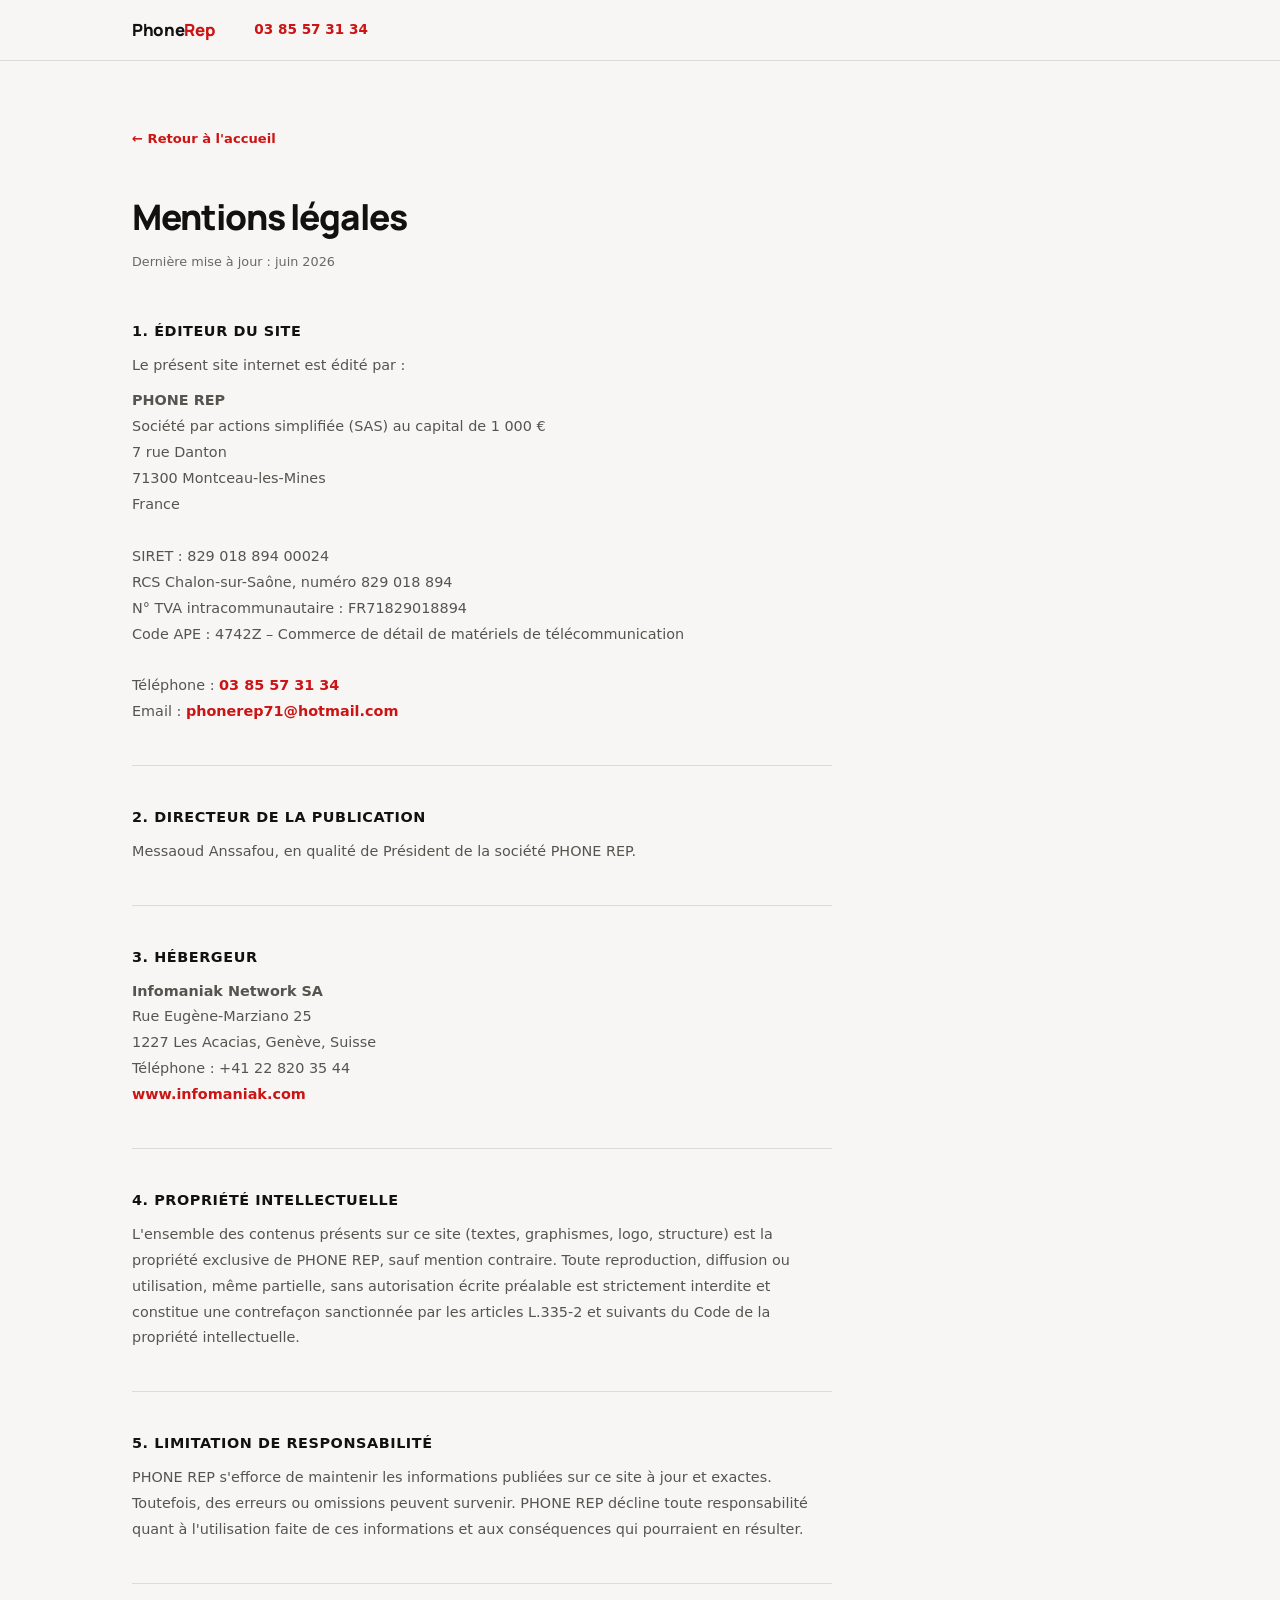
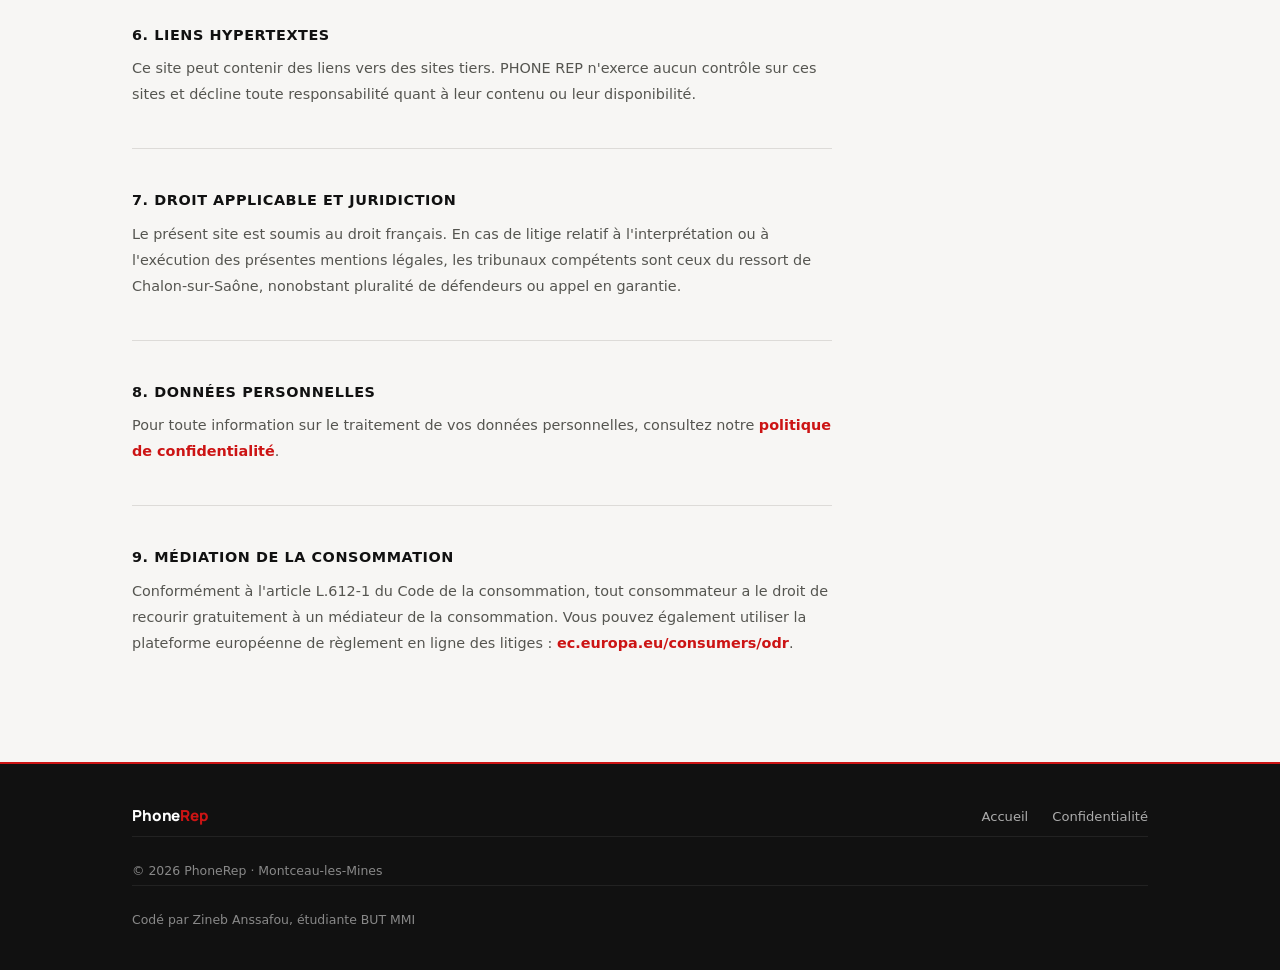
<file: mentions-legales.html>
﻿<!DOCTYPE html>
<html lang="fr">
<head>
  <meta charset="UTF-8">
  <meta name="viewport" content="width=device-width, initial-scale=1.0">
  <meta name="robots" content="noindex, nofollow">
  <title>Mentions légales – PhoneRep</title>
  <link rel="preconnect" href="https://fonts.bunny.net">
  <link href="https://fonts.bunny.net/css?family=manrope:400,700,800&display=swap" rel="stylesheet">
  <link rel="stylesheet" href="css/style.css">
</head>
<body>

<header class="nav">
  <div class="container nav__inner">
    <a href="index.html" class="nav__logo">Phone<span class="dot">Rep</span></a>
    <a href="tel:+33385573134" class="nav__tel">03 85 57 31 34</a>
  </div>
</header>

<main>
  <div class="container">
    <div class="legal">
      <a href="index.html" class="legal__back">← Retour à l'accueil</a>
      <h1>Mentions légales</h1>
      <span class="legal__date">Dernière mise à jour : juin 2026</span>

      <h2>1. Éditeur du site</h2>
      <p>Le présent site internet est édité par :</p>
      <address>
        <strong>PHONE REP</strong><br>
        Société par actions simplifiée (SAS) au capital de 1 000 €<br>
        7 rue Danton<br>
        71300 Montceau-les-Mines<br>
        France<br><br>
        SIRET : 829 018 894 00024<br>
        RCS Chalon-sur-Saône, numéro 829 018 894<br>
        N° TVA intracommunautaire : FR71829018894<br>
        Code APE : 4742Z – Commerce de détail de matériels de télécommunication<br><br>
        Téléphone : <a href="tel:+33385573134">03 85 57 31 34</a><br>
        Email : <a href="mailto:phonerep71@hotmail.com">phonerep71@hotmail.com</a>
      </address>

      <h2>2. Directeur de la publication</h2>
      <p>Messaoud Anssafou, en qualité de Président de la société PHONE REP.</p>

      <h2>3. Hébergeur</h2>
      <address>
        <strong>Infomaniak Network SA</strong><br>
        Rue Eugène-Marziano 25<br>
        1227 Les Acacias, Genève, Suisse<br>
        Téléphone : +41 22 820 35 44<br>
        <a href="https://www.infomaniak.com" rel="noopener noreferrer" target="_blank">www.infomaniak.com</a>
      </address>

      <h2>4. Propriété intellectuelle</h2>
      <p>L'ensemble des contenus présents sur ce site (textes, graphismes, logo, structure) est la propriété exclusive de PHONE REP, sauf mention contraire. Toute reproduction, diffusion ou utilisation, même partielle, sans autorisation écrite préalable est strictement interdite et constitue une contrefaçon sanctionnée par les articles L.335-2 et suivants du Code de la propriété intellectuelle.</p>

      <h2>5. Limitation de responsabilité</h2>
      <p>PHONE REP s'efforce de maintenir les informations publiées sur ce site à jour et exactes. Toutefois, des erreurs ou omissions peuvent survenir. PHONE REP décline toute responsabilité quant à l'utilisation faite de ces informations et aux conséquences qui pourraient en résulter.</p>

      <h2>6. Liens hypertextes</h2>
      <p>Ce site peut contenir des liens vers des sites tiers. PHONE REP n'exerce aucun contrôle sur ces sites et décline toute responsabilité quant à leur contenu ou leur disponibilité.</p>

      <h2>7. Droit applicable et juridiction</h2>
      <p>Le présent site est soumis au droit français. En cas de litige relatif à l'interprétation ou à l'exécution des présentes mentions légales, les tribunaux compétents sont ceux du ressort de Chalon-sur-Saône, nonobstant pluralité de défendeurs ou appel en garantie.</p>

      <h2>8. Données personnelles</h2>
      <p>Pour toute information sur le traitement de vos données personnelles, consultez notre <a href="politique-confidentialite.html">politique de confidentialité</a>.</p>

      <h2>9. Médiation de la consommation</h2>
      <p>Conformément à l'article L.612-1 du Code de la consommation, tout consommateur a le droit de recourir gratuitement à un médiateur de la consommation. Vous pouvez également utiliser la plateforme européenne de règlement en ligne des litiges : <a href="https://ec.europa.eu/consumers/odr" rel="noopener noreferrer" target="_blank">ec.europa.eu/consumers/odr</a>.</p>
    </div>
  </div>
</main>

<footer class="footer">
  <div class="container">
    <div class="footer__inner">
      <div class="footer__brand">Phone<span class="dot">Rep</span></div>
      <nav class="footer__links">
        <a href="index.html">Accueil</a>
        <a href="politique-confidentialite.html">Confidentialité</a>
      </nav>
    </div>
    <p class="footer__copy">© 2026 PhoneRep · Montceau-les-Mines</p>
    <p class="footer__copy" style="margin-top:.25rem;">Codé par Zineb Anssafou, étudiante BUT MMI</p>
  </div>
</footer>

</body>
</html>
</file>
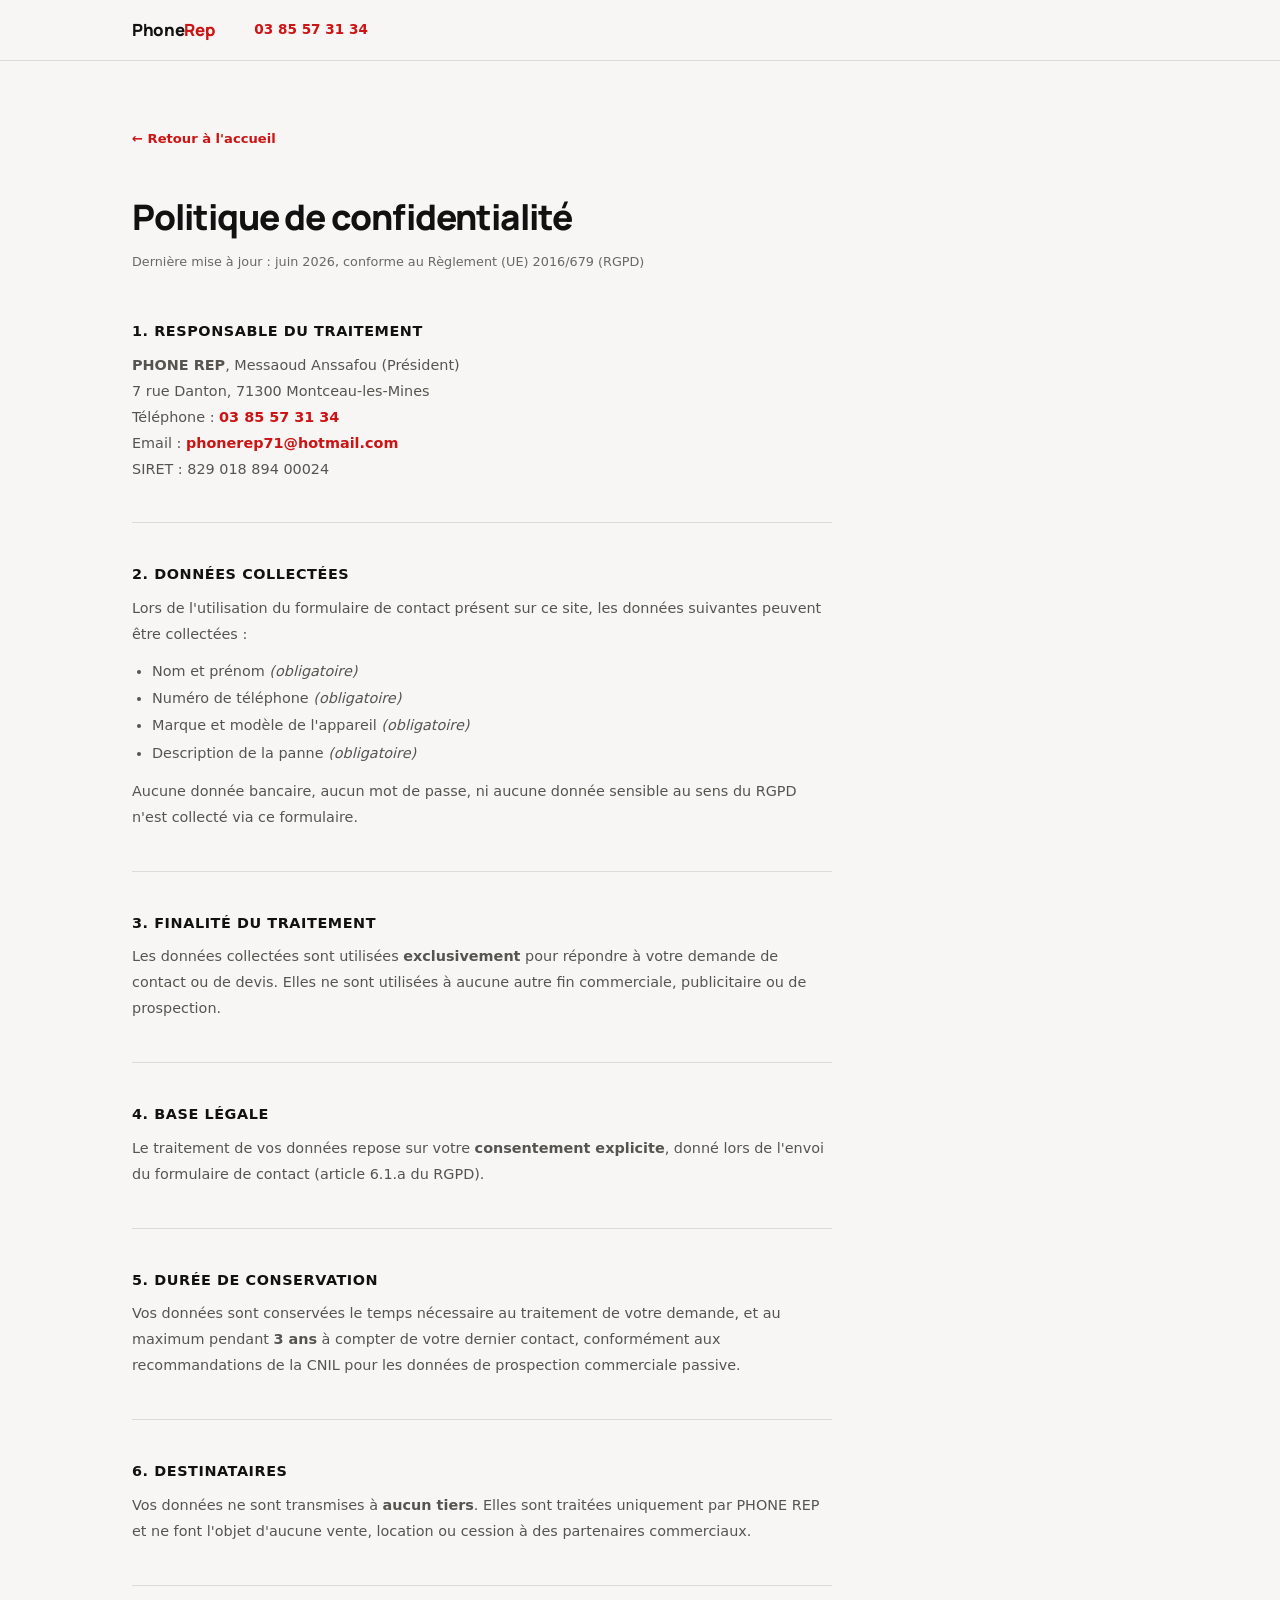
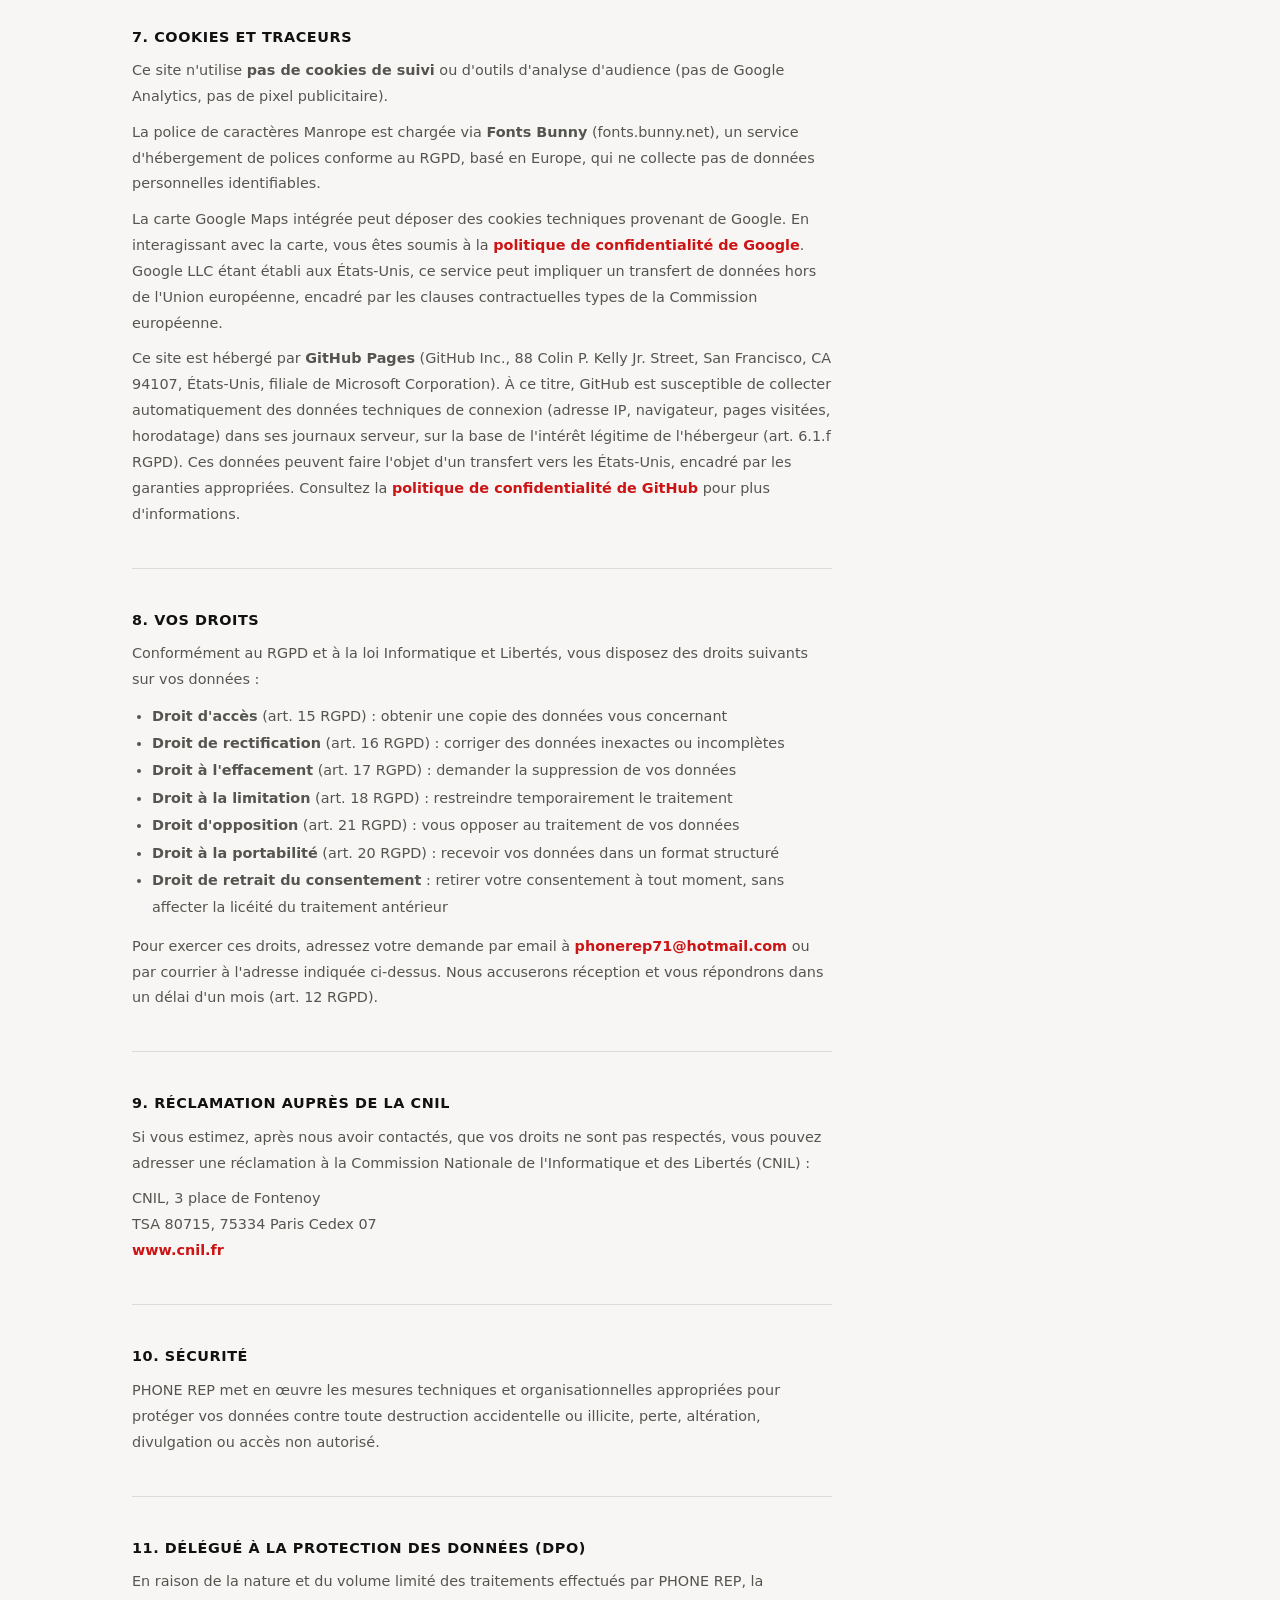
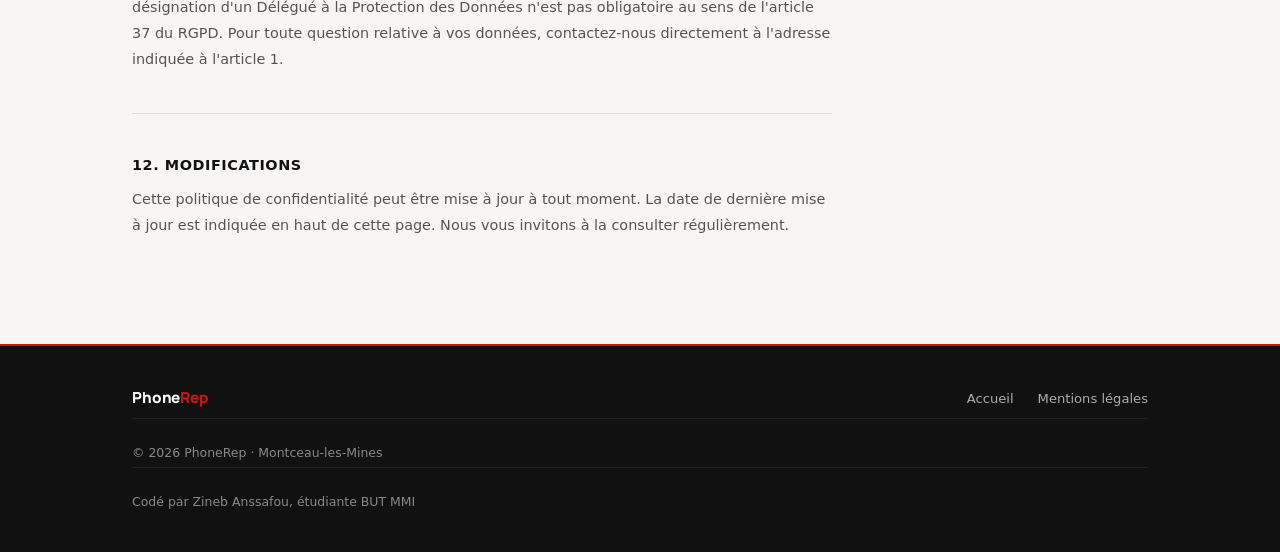
<file: politique-confidentialite.html>
﻿<!DOCTYPE html>
<html lang="fr">
<head>
  <meta charset="UTF-8">
  <meta name="viewport" content="width=device-width, initial-scale=1.0">
  <meta name="robots" content="noindex, nofollow">
  <title>Politique de confidentialité – PhoneRep</title>
  <link rel="preconnect" href="https://fonts.bunny.net">
  <link href="https://fonts.bunny.net/css?family=manrope:400,700,800&display=swap" rel="stylesheet">
  <link rel="stylesheet" href="css/style.css">
</head>
<body>

<header class="nav">
  <div class="container nav__inner">
    <a href="index.html" class="nav__logo">Phone<span class="dot">Rep</span></a>
    <a href="tel:+33385573134" class="nav__tel">03 85 57 31 34</a>
  </div>
</header>

<main>
  <div class="container">
    <div class="legal">
      <a href="index.html" class="legal__back">← Retour à l'accueil</a>
      <h1>Politique de confidentialité</h1>
      <span class="legal__date">Dernière mise à jour : juin 2026, conforme au Règlement (UE) 2016/679 (RGPD)</span>

      <h2>1. Responsable du traitement</h2>
      <address>
        <strong>PHONE REP</strong>, Messaoud Anssafou (Président)<br>
        7 rue Danton, 71300 Montceau-les-Mines<br>
        Téléphone : <a href="tel:+33385573134">03 85 57 31 34</a><br>
        Email : <a href="mailto:phonerep71@hotmail.com">phonerep71@hotmail.com</a><br>
        SIRET : 829 018 894 00024
      </address>

      <h2>2. Données collectées</h2>
      <p>Lors de l'utilisation du formulaire de contact présent sur ce site, les données suivantes peuvent être collectées :</p>
      <ul>
        <li>Nom et prénom <em>(obligatoire)</em></li>
        <li>Numéro de téléphone <em>(obligatoire)</em></li>
        <li>Marque et modèle de l'appareil <em>(obligatoire)</em></li>
        <li>Description de la panne <em>(obligatoire)</em></li>
      </ul>
      <p>Aucune donnée bancaire, aucun mot de passe, ni aucune donnée sensible au sens du RGPD n'est collecté via ce formulaire.</p>

      <h2>3. Finalité du traitement</h2>
      <p>Les données collectées sont utilisées <strong>exclusivement</strong> pour répondre à votre demande de contact ou de devis. Elles ne sont utilisées à aucune autre fin commerciale, publicitaire ou de prospection.</p>

      <h2>4. Base légale</h2>
      <p>Le traitement de vos données repose sur votre <strong>consentement explicite</strong>, donné lors de l'envoi du formulaire de contact (article 6.1.a du RGPD).</p>

      <h2>5. Durée de conservation</h2>
      <p>Vos données sont conservées le temps nécessaire au traitement de votre demande, et au maximum pendant <strong>3 ans</strong> à compter de votre dernier contact, conformément aux recommandations de la CNIL pour les données de prospection commerciale passive.</p>

      <h2>6. Destinataires</h2>
      <p>Vos données ne sont transmises à <strong>aucun tiers</strong>. Elles sont traitées uniquement par PHONE REP et ne font l'objet d'aucune vente, location ou cession à des partenaires commerciaux.</p>

      <h2>7. Cookies et traceurs</h2>
      <p>Ce site n'utilise <strong>pas de cookies de suivi</strong> ou d'outils d'analyse d'audience (pas de Google Analytics, pas de pixel publicitaire).</p>
      <p>La police de caractères Manrope est chargée via <strong>Fonts Bunny</strong> (fonts.bunny.net), un service d'hébergement de polices conforme au RGPD, basé en Europe, qui ne collecte pas de données personnelles identifiables.</p>
      <p>La carte Google Maps intégrée peut déposer des cookies techniques provenant de Google. En interagissant avec la carte, vous êtes soumis à la <a href="https://policies.google.com/privacy" rel="noopener noreferrer" target="_blank">politique de confidentialité de Google</a>. Google LLC étant établi aux États-Unis, ce service peut impliquer un transfert de données hors de l'Union européenne, encadré par les clauses contractuelles types de la Commission européenne.</p>
      <p>Ce site est hébergé par <strong>GitHub Pages</strong> (GitHub Inc., 88 Colin P. Kelly Jr. Street, San Francisco, CA 94107, États-Unis, filiale de Microsoft Corporation). À ce titre, GitHub est susceptible de collecter automatiquement des données techniques de connexion (adresse IP, navigateur, pages visitées, horodatage) dans ses journaux serveur, sur la base de l'intérêt légitime de l'hébergeur (art. 6.1.f RGPD). Ces données peuvent faire l'objet d'un transfert vers les États-Unis, encadré par les garanties appropriées. Consultez la <a href="https://docs.github.com/fr/site-policy/privacy-policies/github-general-privacy-statement" rel="noopener noreferrer" target="_blank">politique de confidentialité de GitHub</a> pour plus d'informations.</p>

      <h2>8. Vos droits</h2>
      <p>Conformément au RGPD et à la loi Informatique et Libertés, vous disposez des droits suivants sur vos données :</p>
      <ul>
        <li><strong>Droit d'accès</strong> (art. 15 RGPD) : obtenir une copie des données vous concernant</li>
        <li><strong>Droit de rectification</strong> (art. 16 RGPD) : corriger des données inexactes ou incomplètes</li>
        <li><strong>Droit à l'effacement</strong> (art. 17 RGPD) : demander la suppression de vos données</li>
        <li><strong>Droit à la limitation</strong> (art. 18 RGPD) : restreindre temporairement le traitement</li>
        <li><strong>Droit d'opposition</strong> (art. 21 RGPD) : vous opposer au traitement de vos données</li>
        <li><strong>Droit à la portabilité</strong> (art. 20 RGPD) : recevoir vos données dans un format structuré</li>
        <li><strong>Droit de retrait du consentement</strong> : retirer votre consentement à tout moment, sans affecter la licéité du traitement antérieur</li>
      </ul>
      <p>Pour exercer ces droits, adressez votre demande par email à <a href="mailto:phonerep71@hotmail.com">phonerep71@hotmail.com</a> ou par courrier à l'adresse indiquée ci-dessus. Nous accuserons réception et vous répondrons dans un délai d'un mois (art. 12 RGPD).</p>

      <h2>9. Réclamation auprès de la CNIL</h2>
      <p>Si vous estimez, après nous avoir contactés, que vos droits ne sont pas respectés, vous pouvez adresser une réclamation à la Commission Nationale de l'Informatique et des Libertés (CNIL) :</p>
      <address>
        CNIL, 3 place de Fontenoy<br>
        TSA 80715, 75334 Paris Cedex 07<br>
        <a href="https://www.cnil.fr" rel="noopener noreferrer" target="_blank">www.cnil.fr</a>
      </address>

      <h2>10. Sécurité</h2>
      <p>PHONE REP met en œuvre les mesures techniques et organisationnelles appropriées pour protéger vos données contre toute destruction accidentelle ou illicite, perte, altération, divulgation ou accès non autorisé.</p>

      <h2>11. Délégué à la Protection des Données (DPO)</h2>
      <p>En raison de la nature et du volume limité des traitements effectués par PHONE REP, la désignation d'un Délégué à la Protection des Données n'est pas obligatoire au sens de l'article 37 du RGPD. Pour toute question relative à vos données, contactez-nous directement à l'adresse indiquée à l'article 1.</p>

      <h2>12. Modifications</h2>
      <p>Cette politique de confidentialité peut être mise à jour à tout moment. La date de dernière mise à jour est indiquée en haut de cette page. Nous vous invitons à la consulter régulièrement.</p>
    </div>
  </div>
</main>

<footer class="footer">
  <div class="container">
    <div class="footer__inner">
      <div class="footer__brand">Phone<span class="dot">Rep</span></div>
      <nav class="footer__links">
        <a href="index.html">Accueil</a>
        <a href="mentions-legales.html">Mentions légales</a>
      </nav>
    </div>
    <p class="footer__copy">© 2026 PhoneRep · Montceau-les-Mines</p>
    <p class="footer__copy" style="margin-top:.25rem;">Codé par Zineb Anssafou, étudiante BUT MMI</p>
  </div>
</footer>

</body>
</html>
</file>
<file: css/style.css>
/* ============================================
   VARIABLES
   ============================================ */
:root {
  --ink:      #111111;
  --ink-2:    #555550;
  --ink-3:    #686864;
  --paper:    #F7F6F4;
  --paper-2:  #EEECEA;
  --accent:   #CC1414;
  --accent-d: #A80F0F;
  --border:   #DDDBD8;
  --font-d:   'Manrope', -apple-system, 'Segoe UI', system-ui, sans-serif;
  --font-b:   -apple-system, BlinkMacSystemFont, 'Segoe UI', system-ui, sans-serif;
  --max:      1080px;
}

/* ============================================
   RESET
   ============================================ */
*, *::before, *::after { box-sizing: border-box; margin: 0; padding: 0; }
html { scroll-behavior: smooth; }
body {
  font-family: var(--font-b);
  color: var(--ink);
  background: var(--paper);
  line-height: 1.6;
  font-size: 16px;
  -webkit-font-smoothing: antialiased;
}
a { color: var(--accent); text-decoration: none; }
a:hover { text-decoration: underline; }
address { font-style: normal; }
img { display: block; max-width: 100%; }

/* ============================================
   LAYOUT
   ============================================ */
.container { max-width: var(--max); margin: 0 auto; padding: 0 2rem; }
.section { padding: 5.5rem 0; }
.section--alt { background: var(--paper-2); }

/* ============================================
   NAV
   ============================================ */
.nav {
  position: sticky;
  top: 0;
  z-index: 100;
  background: var(--paper);
  border-bottom: 1px solid var(--border);
}
.nav__inner {
  display: flex;
  align-items: center;
  height: 60px;
  gap: 2.5rem;
}
.nav__logo {
  font-family: var(--font-d);
  font-size: 1.05rem;
  font-weight: 800;
  color: var(--ink);
  text-decoration: none;
  letter-spacing: -.02em;
  flex-shrink: 0;
}
.nav__logo .dot { color: var(--accent); }
.nav__links {
  display: flex;
  gap: 2rem;
  margin-left: auto;
}
.nav__links a {
  font-size: .85rem;
  font-weight: 600;
  color: var(--ink-2);
  text-decoration: none;
  letter-spacing: .01em;
  transition: color .15s;
}
.nav__links a:hover { color: var(--ink); }
.nav__tel {
  font-size: .85rem;
  font-weight: 700;
  color: var(--accent);
  text-decoration: none;
  flex-shrink: 0;
  transition: color .15s;
}
.nav__tel:hover { color: var(--accent-d); text-decoration: none; }
.nav__burger {
  display: none;
  flex-direction: column;
  gap: 5px;
  background: none;
  border: none;
  cursor: pointer;
  padding: 4px;
  margin-left: auto;
}
.nav__burger span {
  display: block; width: 22px; height: 2px;
  background: var(--ink); border-radius: 1px;
  transition: .15s;
}
.nav__drawer {
  display: none;
  flex-direction: column;
  position: absolute;
  top: 60px; left: 0; right: 0;
  background: var(--paper);
  border-bottom: 1px solid var(--border);
  padding: 1rem 2rem 1.5rem;
  gap: 0;
}
.nav__drawer a {
  color: var(--ink);
  font-size: .95rem;
  font-weight: 600;
  padding: .75rem 0;
  border-bottom: 1px solid var(--border);
  text-decoration: none;
  display: block;
}
.nav__drawer a:last-of-type { border: none; }
.nav.open .nav__drawer { display: flex; }

/* ============================================
   HERO — dark, full-bleed
   ============================================ */
.hero {
  background: var(--ink);
  color: #fff;
  overflow: hidden;
}
.hero__split {
  display: flex;
  align-items: stretch;
  min-height: 580px;
  max-width: var(--max);
  margin: 0 auto;
}
.hero__content {
  flex: 1 1 55%;
  padding: 5rem 3rem 4.5rem 2rem;
}
.hero__image-wrap {
  flex: 0 0 42%;
  overflow: hidden;
  border-radius: 4px;
  margin: 2.5rem 0;
}
.hero__image {
  width: 100%;
  height: 100%;
  object-fit: cover;
  object-position: center 30%;
  display: block;
}
.hero__eyebrow {
  font-size: .72rem;
  font-weight: 700;
  letter-spacing: .12em;
  text-transform: uppercase;
  color: rgba(255,255,255,.4);
  display: block;
  margin-bottom: 1.5rem;
}
.hero__title {
  font-family: var(--font-d);
  font-size: clamp(2.8rem, 7vw, 5.5rem);
  font-weight: 800;
  line-height: 1.0;
  letter-spacing: -.04em;
  color: #fff;
  margin-bottom: 1.25rem;
}
.hero__sub {
  font-size: .95rem;
  color: rgba(255,255,255,.5);
  max-width: 480px;
  line-height: 1.75;
  margin-bottom: 3.5rem;
}
.hero__divider {
  height: 1px;
  background: rgba(255,255,255,.12);
  margin-bottom: 2.5rem;
}
.hero__bottom {
  display: flex;
  align-items: center;
  justify-content: space-between;
  flex-wrap: wrap;
  gap: 1.5rem;
}
.hero__phone-block {
  display: flex;
  flex-direction: column;
  gap: .35rem;
}
.hero__phone-num {
  font-family: var(--font-d);
  font-size: clamp(1.6rem, 3.5vw, 2.6rem);
  font-weight: 800;
  letter-spacing: -.03em;
  color: var(--accent);
  text-decoration: none;
  transition: color .15s;
  line-height: 1;
}
.hero__phone-num:hover { color: #fff; text-decoration: none; }
.hero__phone-meta {
  font-size: .78rem;
  color: rgba(255,255,255,.65);
  letter-spacing: .02em;
}
.hero__cta {
  display: inline-flex;
  align-items: center;
  gap: .5rem;
  padding: .8rem 1.6rem;
  background: transparent;
  border: 1px solid rgba(255,255,255,.2);
  color: rgba(255,255,255,.8);
  font-size: .85rem;
  font-weight: 600;
  border-radius: 3px;
  text-decoration: none;
  transition: border-color .15s, color .15s, background .15s;
  flex-shrink: 0;
}
.hero__cta:hover {
  border-color: rgba(255,255,255,.5);
  color: #fff;
  background: rgba(255,255,255,.05);
  text-decoration: none;
}
.hero__cta--red {
  background: var(--accent);
  border-color: var(--accent);
  color: #fff;
}
.hero__cta--red:hover {
  background: var(--accent-d);
  border-color: var(--accent-d);
  color: #fff;
}

/* Nav links plus lisibles */
.nav__links a { color: var(--ink); }

/* ============================================
   SECTION HEADERS
   ============================================ */
.eyebrow {
  display: block;
  font-size: .78rem;
  font-weight: 700;
  letter-spacing: .12em;
  text-transform: uppercase;
  color: var(--accent);
  margin-bottom: .75rem;
}
.s-title {
  font-family: var(--font-d);
  font-size: clamp(1.5rem, 2.5vw, 2rem);
  font-weight: 800;
  letter-spacing: -.03em;
  line-height: 1.15;
  color: var(--ink);
  margin-bottom: .75rem;
}
.s-desc {
  font-size: .9rem;
  color: var(--ink-2);
  line-height: 1.75;
  max-width: 460px;
}

/* ============================================
   SERVICES — menu style
   ============================================ */
.services-header {
  display: flex;
  justify-content: space-between;
  align-items: flex-end;
  margin-bottom: 3rem;
  gap: 2rem;
  flex-wrap: wrap;
}
.services-header .s-desc { max-width: 340px; }
.service-note {
  font-size: .82rem;
  color: var(--ink-3);
  text-align: right;
  max-width: 220px;
  line-height: 1.6;
  flex-shrink: 0;
}
.service-note a { color: var(--accent); font-weight: 600; }
.services__cta { margin-top: 2.5rem; }

.menu { border-top: 1px solid var(--border); }
.menu-item {
  display: grid;
  grid-template-columns: 220px 1fr;
  gap: 3rem;
  padding: 1.75rem 0;
  border-bottom: 1px solid var(--border);
  align-items: baseline;
  transition: background .15s;
}
.menu-item__name {
  font-family: var(--font-d);
  font-size: .95rem;
  font-weight: 700;
  color: var(--ink);
  letter-spacing: -.01em;
  display: flex;
  align-items: center;
  gap: .85rem;
}
.menu-icon {
  width: 22px;
  height: 22px;
  flex-shrink: 0;
  color: var(--ink-3);
  transition: color .15s;
}
.menu-item:hover .menu-icon { color: var(--accent); }
.menu-item__desc {
  font-size: .88rem;
  color: var(--ink-2);
  line-height: 1.7;
}
.menu-item:hover .menu-item__name { color: var(--accent); }

/* ============================================
   WHY US
   ============================================ */
.why__layout {
  display: grid;
  grid-template-columns: 1fr 1fr;
  gap: 6rem;
  align-items: start;
}
.why__right { display: flex; flex-direction: column; gap: 2rem; }
.why__photo {
  width: 100%;
  border-radius: 4px;
  object-fit: cover;
  object-position: center 70%;
  aspect-ratio: 16/9;
  max-height: 270px;
  display: block;
}
.why__points { margin-top: 2.5rem; }
.why__point {
  padding: 1.25rem 0;
  border-bottom: 1px solid var(--border);
  display: grid;
  grid-template-columns: 1fr;
}
.why__point:first-child { border-top: 1px solid var(--border); }
.why__point h3 {
  font-size: .9rem;
  font-weight: 700;
  color: var(--ink);
  margin-bottom: .25rem;
}
.why__point p {
  font-size: .85rem;
  color: var(--ink-2);
  line-height: 1.65;
}
.stats {
  display: grid;
  grid-template-columns: 1fr 1fr;
  gap: 0;
  border: 1px solid var(--border);
  margin-top: 1.5rem;
}
.stat {
  padding: 2rem 1.5rem;
  border-right: 1px solid var(--border);
  border-bottom: 1px solid var(--border);
}
.stat:nth-child(2) { border-right: none; }
.stat:nth-child(3) { border-bottom: none; border-right: 1px solid var(--border); }
.stat:nth-child(4) { border-bottom: none; border-right: none; }
.stat-icon {
  width: 20px;
  height: 20px;
  color: var(--accent);
  margin-bottom: .6rem;
  display: block;
}
.why-point__head {
  display: flex;
  align-items: center;
  gap: .6rem;
  margin-bottom: .25rem;
}
.why-icon {
  width: 17px;
  height: 17px;
  color: var(--accent);
  flex-shrink: 0;
}
.stat__val {
  font-family: var(--font-d);
  font-size: 1.5rem;
  font-weight: 800;
  letter-spacing: -.03em;
  color: var(--ink);
  display: block;
  margin-bottom: .3rem;
  line-height: 1;
}
.stat__lbl {
  font-size: .82rem;
  color: var(--ink-2);
  line-height: 1.4;
}

/* ============================================
   CONTACT
   ============================================ */
.contact__layout {
  display: grid;
  grid-template-columns: 1fr 1.35fr;
  gap: 5rem;
  align-items: start;
  margin-top: 3.5rem;
}
.contact__infos { display: flex; flex-direction: column; gap: 2rem; }
.info-block { padding-bottom: 1.75rem; border-bottom: 1px solid var(--border); }
.info-block:last-child { border: none; padding: 0; }
.info-block__lbl {
  font-size: .78rem;
  font-weight: 700;
  letter-spacing: .1em;
  text-transform: uppercase;
  color: var(--ink-3);
  display: block;
  margin-bottom: .5rem;
}
.info-block__val {
  font-size: .92rem;
  color: var(--ink);
  line-height: 1.75;
}
.info-block__val a { color: var(--ink); font-weight: 700; transition: color .15s; }
.info-block__val a:hover { color: var(--accent); text-decoration: none; }

.sched { width: 100%; border-collapse: collapse; font-size: .88rem; }
.sched td { padding: .25rem 0; vertical-align: top; }
.sched td:first-child { font-weight: 600; width: 48%; color: var(--ink); }
.sched td:last-child { color: var(--ink-2); }
.sched .closed { color: var(--ink-3); font-style: italic; }

/* Form */
.form-box {
  background: #fff;
  border: 1px solid var(--border);
  padding: 2.25rem;
}
.form-box h3 {
  font-family: var(--font-d);
  font-size: 1rem;
  font-weight: 800;
  letter-spacing: -.01em;
  margin-bottom: 1.75rem;
  color: var(--ink);
}
.form-row { display: grid; grid-template-columns: 1fr 1fr; gap: .75rem; }
.form-group { margin-bottom: .85rem; }
.form-group label {
  display: block;
  font-size: .78rem;
  font-weight: 700;
  letter-spacing: .08em;
  text-transform: uppercase;
  color: var(--ink-3);
  margin-bottom: .4rem;
}
.form-group input,
.form-group textarea {
  width: 100%;
  padding: .7rem .85rem;
  border: 1px solid var(--border);
  background: var(--paper);
  font-family: var(--font-b);
  font-size: .9rem;
  color: var(--ink);
  outline: none;
  border-radius: 0;
  transition: border-color .15s;
  appearance: none;
}
.form-group input::placeholder,
.form-group textarea::placeholder { color: var(--ink-3); }
.form-group input:focus,
.form-group textarea:focus { border-color: var(--ink); background: #fff; }
.form-group textarea { resize: vertical; min-height: 90px; }
.form-rgpd { display: flex; align-items: flex-start; gap: .6rem; font-size: .72rem; color: var(--ink-3); line-height: 1.5; margin-bottom: 1.25rem; }
.form-rgpd input[type="checkbox"] { flex-shrink: 0; margin-top: .15rem; width: 1rem; height: 1rem; accent-color: var(--red); cursor: pointer; }
.form-rgpd label { cursor: pointer; }
.form-rgpd a { color: var(--ink-2); text-decoration: underline; }
.btn-submit {
  width: 100%;
  padding: .9rem 1.5rem;
  background: var(--accent);
  color: #fff;
  font-family: var(--font-b);
  font-size: .88rem;
  font-weight: 700;
  border: none;
  cursor: pointer;
  transition: background .15s;
  border-radius: 0;
  letter-spacing: .01em;
}
.btn-submit:hover { background: var(--accent-d); }

/* ============================================
   MAP
   ============================================ */
.map-wrap { border-top: 1px solid var(--border); }
.map-bar {
  background: var(--ink);
  color: rgba(255,255,255,.5);
  padding: 1rem 2rem;
  display: flex;
  align-items: center;
  gap: 2rem;
  font-size: .82rem;
  flex-wrap: wrap;
}
.map-bar strong { color: #fff; font-weight: 700; }
.map-bar a {
  display: inline-block;
  background: var(--accent);
  color: #fff;
  font-weight: 700;
  padding: .5rem 1.1rem;
  border-radius: 3px;
  text-decoration: none;
  white-space: nowrap;
  transition: background .15s;
  margin-left: auto;
}
.map-bar a:hover { background: var(--accent-d); color: #fff; text-decoration: none; }
.map-wrap iframe {
  display: block;
  width: 100%;
  height: 400px;
  border: 0;
  filter: grayscale(30%);
}

/* ============================================
   FOOTER
   ============================================ */
.footer {
  background: var(--ink);
  border-top: 2px solid var(--accent);
  padding: 2.5rem 0;
}
.footer__inner {
  display: flex;
  justify-content: space-between;
  align-items: center;
  flex-wrap: wrap;
  gap: 1.5rem;
}
.footer__brand {
  font-family: var(--font-d);
  font-size: .95rem;
  font-weight: 800;
  color: #fff;
  letter-spacing: -.01em;
}
.footer__brand .dot { color: var(--accent); }
.footer__info {
  font-size: .82rem;
  color: rgba(255,255,255,.65);
  margin-top: .2rem;
  line-height: 1.6;
}
.footer__links {
  display: flex;
  gap: 1.5rem;
  flex-wrap: wrap;
}
.footer__links a {
  font-size: .82rem;
  color: rgba(255,255,255,.65);
  transition: color .15s;
}
.footer__links a:hover { color: rgba(255,255,255,.7); text-decoration: none; }
.footer__copy {
  width: 100%;
  font-size: .78rem;
  color: rgba(255,255,255,.5);
  padding-top: 1.5rem;
  border-top: 1px solid rgba(255,255,255,.07);
  margin-top: .5rem;
}

/* ============================================
   LEGAL PAGES
   ============================================ */
.legal { padding: 4rem 0 6rem; max-width: 700px; }
.legal__back {
  display: inline-flex;
  align-items: center;
  gap: .35rem;
  font-size: .82rem;
  font-weight: 600;
  color: var(--ink-2);
  text-decoration: none;
  margin-bottom: 2.5rem;
}
.legal__back:hover { color: var(--ink); text-decoration: none; }
.legal h1 {
  font-family: var(--font-d);
  font-size: clamp(1.6rem, 3vw, 2.2rem);
  font-weight: 800;
  letter-spacing: -.03em;
  margin-bottom: .4rem;
}
.legal__date { font-size: .8rem; color: var(--ink-3); display: block; margin-bottom: 3rem; }
.legal h2 {
  font-size: .9rem;
  font-weight: 700;
  color: var(--ink);
  margin: 2.5rem 0 .6rem;
  padding-top: 2.5rem;
  border-top: 1px solid var(--border);
  text-transform: uppercase;
  letter-spacing: .04em;
}
.legal h2:first-of-type { margin-top: 0; padding-top: 0; border: none; }
.legal p, .legal address { font-size: .9rem; color: var(--ink-2); line-height: 1.8; margin-bottom: .6rem; }
.legal ul { padding-left: 1.25rem; margin-bottom: .75rem; }
.legal ul li { font-size: .9rem; color: var(--ink-2); line-height: 1.9; }
.legal a { font-weight: 600; color: var(--accent); }

/* ============================================
   RESPONSIVE
   ============================================ */
@media (max-width: 900px) {
  .nav__links, .nav__tel { display: none; }
  .nav__burger { display: flex; }
  .why__layout { grid-template-columns: 1fr; gap: 2.5rem; }
  .contact__layout { grid-template-columns: 1fr; gap: 2.5rem; }
  .services-header { flex-direction: column; align-items: flex-start; }
  .service-note { text-align: left; max-width: 100%; }
  .hero__split { flex-direction: column; }
  .hero__content { padding: 2.5rem 1.25rem 2rem; flex: none; }
  .hero__image-wrap { flex: none; height: 260px; }
}

@media (max-width: 640px) {
  /* Contact : centrage adresse/tél/email (pas les horaires) */
  .contact__infos .info-block:not(:last-child) { text-align: center; }

  /* Espacement réduit */
  .container { padding: 0 1.25rem; }
  .section { padding: 3rem 0; }
  .hero { padding: 2.5rem 0 2.5rem; }

  /* Hero */
  .hero__title { letter-spacing: -.03em; }
  .hero__sub { font-size: .88rem; margin-bottom: 2rem; }
  .hero__bottom { flex-direction: column; align-items: flex-start; gap: 1rem; }
  .hero__cta, .hero__cta--red {
    width: 100%;
    justify-content: center;
    padding: .85rem 1rem;
  }

  /* Services */
  .menu-item { grid-template-columns: 1fr; gap: .4rem; padding: 1.25rem 0; }
  .menu-item__desc { font-size: .85rem; }

  /* Stats : 2 colonnes sur mobile */
  .stats { grid-template-columns: 1fr 1fr; }
  .stat { padding: 1.25rem 1rem; }
  .stat__val { font-size: 1.2rem; }

  /* Formulaire */
  .form-box { padding: 1.5rem 1.25rem; }
  .form-row { grid-template-columns: 1fr; }

  /* iOS : empêche le zoom auto sur les inputs */
  .form-group input,
  .form-group textarea { font-size: 1rem; }

  /* Map moins haute sur mobile */
  .map-wrap iframe { height: 280px; }
  .map-bar { padding: 1.5rem 1.25rem 1.1rem; gap: .6rem; font-size: .78rem; flex-direction: column; align-items: center; text-align: center; }
  .map-bar a { margin-left: 0; margin-top: .4rem; }

  /* Footer */
  .footer__inner { flex-direction: column; align-items: flex-start; gap: 1rem; }
  .footer__links { flex-direction: row; flex-wrap: wrap; gap: .75rem 1.25rem; }

  /* Legal */
  .legal { padding: 2.5rem 0 4rem; }
}

/* Très petits écrans */
@media (max-width: 380px) {
  .hero__phone-num { font-size: 1.4rem; }
  .stat__val { font-size: 1rem; }
}

/* ============================================
   HERO – depuis 2007
   ============================================ */
.hero__since {
  display: block;
  font-size: 1rem;
  font-weight: 500;
  color: rgba(255,255,255,.65);
  margin-bottom: 1.5rem;
  line-height: 1.5;
}
.hero__since strong {
  color: var(--accent);
  font-size: 1.2rem;
  font-weight: 800;
  display: block;
  margin-top: .15rem;
  letter-spacing: -.01em;
}

/* ============================================
   SERVICE CARDS
   ============================================ */
.services-cards {
  display: grid;
  grid-template-columns: repeat(3, 1fr);
  gap: 1.25rem;
  margin-top: 3rem;
}
.service-card {
  background: white;
  border: 1px solid var(--border);
  border-radius: 10px;
  padding: 1.75rem 1.5rem;
  transition: box-shadow .2s, transform .2s;
}
.service-card:hover {
  box-shadow: 0 6px 24px rgba(0,0,0,.07);
  transform: translateY(-2px);
}
.service-card__icon {
  width: 38px;
  height: 38px;
  color: var(--accent);
  margin-bottom: 1rem;
  display: block;
}
.service-card h3 {
  font-size: 1rem;
  font-weight: 700;
  color: var(--ink);
  margin-bottom: .4rem;
}
.service-card p {
  font-size: .87rem;
  color: var(--ink-2);
  line-height: 1.65;
}

/* Marques */
.brands-line {
  margin-top: 1rem;
  font-size: .82rem;
  color: var(--ink-3);
  letter-spacing: .03em;
}

/* ============================================
   FAQ
   ============================================ */
.faq { margin-top: 2.5rem; }
.faq-item { border-top: 1px solid var(--border); }
.faq-item:last-child { border-bottom: 1px solid var(--border); }
.faq-trigger {
  width: 100%;
  background: none;
  border: none;
  text-align: left;
  padding: 1.2rem 0;
  font-family: var(--font-b);
  font-size: .95rem;
  font-weight: 700;
  color: var(--ink);
  cursor: pointer;
  display: flex;
  justify-content: space-between;
  align-items: center;
  gap: 1rem;
  transition: color .15s;
}
.faq-trigger:hover { color: var(--accent); }
.faq-arrow {
  width: 18px; height: 18px;
  flex-shrink: 0;
  color: var(--ink-3);
  transition: transform .2s;
}
.faq-item.open .faq-arrow { transform: rotate(180deg); }
.faq-answer {
  display: none;
  font-size: .9rem;
  color: var(--ink-2);
  line-height: 1.8;
  padding-bottom: 1.25rem;
  max-width: 640px;
}
.faq-item.open .faq-answer { display: block; }

/* Responsive – nouveaux éléments */
@media (max-width: 900px) {
  .services-cards { grid-template-columns: repeat(2, 1fr); }
}
@media (max-width: 640px) {
  .services-cards { grid-template-columns: 1fr; }
}

/* Accessible mais invisible visuellement */
.sr-only {
  position: absolute;
  width: 1px; height: 1px;
  padding: 0; margin: -1px;
  overflow: hidden;
  clip: rect(0,0,0,0);
  white-space: nowrap;
  border: 0;
}

@media (prefers-reduced-motion: reduce) {
  *, *::before, *::after { transition: none !important; }
  html { scroll-behavior: auto; }
}

/* ============================================
   HERO CHIPS
   ============================================ */
.hero__chips {
  display: flex;
  flex-wrap: wrap;
  gap: .45rem;
  margin-bottom: 2.5rem;
}
.hero__chip {
  font-size: .72rem;
  font-weight: 700;
  letter-spacing: .05em;
  padding: .28rem .7rem;
  border: 1px solid rgba(255,255,255,.18);
  color: rgba(255,255,255,.55);
  border-radius: 100px;
  white-space: nowrap;
}

/* ============================================
   AVIS CLIENTS
   ============================================ */
.avis-rating {
  display: flex;
  align-items: center;
  gap: 1rem;
  margin: 1.5rem 0 2.5rem;
}
.avis-rating__note {
  font-family: var(--font-d);
  font-size: 2.5rem;
  font-weight: 800;
  letter-spacing: -.04em;
  color: var(--ink);
  line-height: 1;
}
.avis-stars {
  display: block;
  font-size: 1rem;
  color: #F59E0B;
  letter-spacing: .05em;
  margin-bottom: .2rem;
}
.avis-rating__count {
  font-size: .8rem;
  color: var(--ink-3);
}
.avis-grid {
  display: grid;
  grid-template-columns: repeat(3, 1fr);
  gap: 1.25rem;
}
.avis-card {
  background: #fff;
  padding: 1.75rem;
}
.avis-card .avis-stars { margin-bottom: .85rem; }
.avis-text {
  font-style: normal;
  font-size: .9rem;
  color: var(--ink-2);
  line-height: 1.75;
  margin-bottom: 1rem;
}
.avis-name {
  font-size: .8rem;
  font-weight: 700;
  color: var(--ink);
  font-style: normal;
  display: block;
}
.avis-name span { font-weight: 400; color: var(--ink-3); }
.avis-cta-google { margin-top: 2rem; font-size: .88rem; font-weight: 600; }
.avis-cta-google a { color: var(--accent); }

@media (max-width: 900px) {
  .avis-grid { grid-template-columns: 1fr 1fr; }
}
@media (max-width: 640px) {
  .avis-grid { grid-template-columns: 1fr; }
}

/* ============================================
   STICKY CTA MOBILE
   ============================================ */
.sticky-call {
  display: none;
  position: fixed;
  bottom: 0; left: 0; right: 0;
  z-index: 200;
  background: var(--ink);
  border-top: 2px solid var(--accent);
  align-items: center;
  justify-content: space-between;
  padding: .75rem 1.25rem;
  gap: 1rem;
}
.sticky-call__tel {
  display: flex;
  align-items: center;
  gap: .55rem;
  color: #fff;
  font-family: var(--font-d);
  font-size: .95rem;
  font-weight: 800;
  letter-spacing: -.01em;
  text-decoration: none;
  flex: 1;
}
.sticky-call__tel svg { flex-shrink: 0; color: var(--accent); }
.sticky-call__cta {
  background: var(--accent);
  color: #fff;
  font-size: .82rem;
  font-weight: 700;
  padding: .65rem 1.15rem;
  border-radius: 3px;
  text-decoration: none;
  white-space: nowrap;
  flex-shrink: 0;
  transition: background .15s;
}
.sticky-call__cta:hover { background: var(--accent-d); text-decoration: none; }

@media (max-width: 640px) {
  .sticky-call { display: flex; }
  body { padding-bottom: 62px; }
}
</file>
